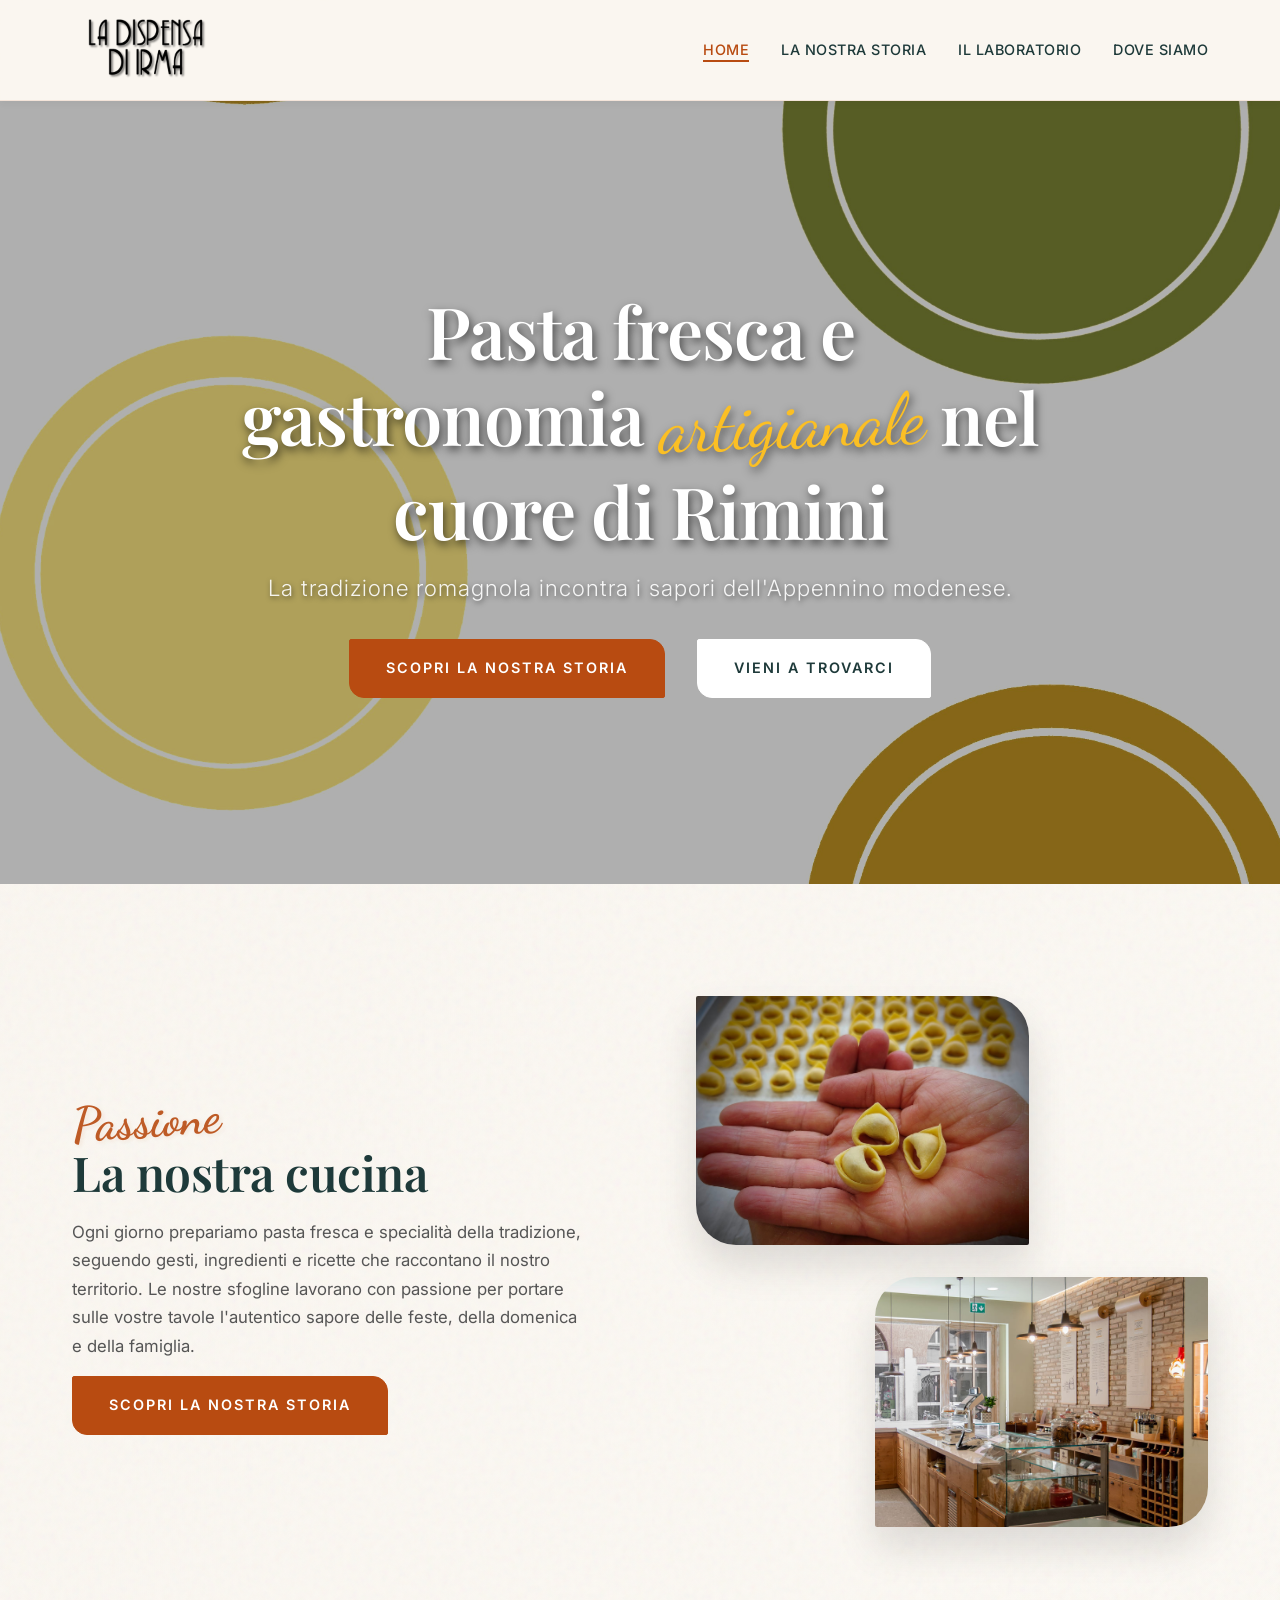
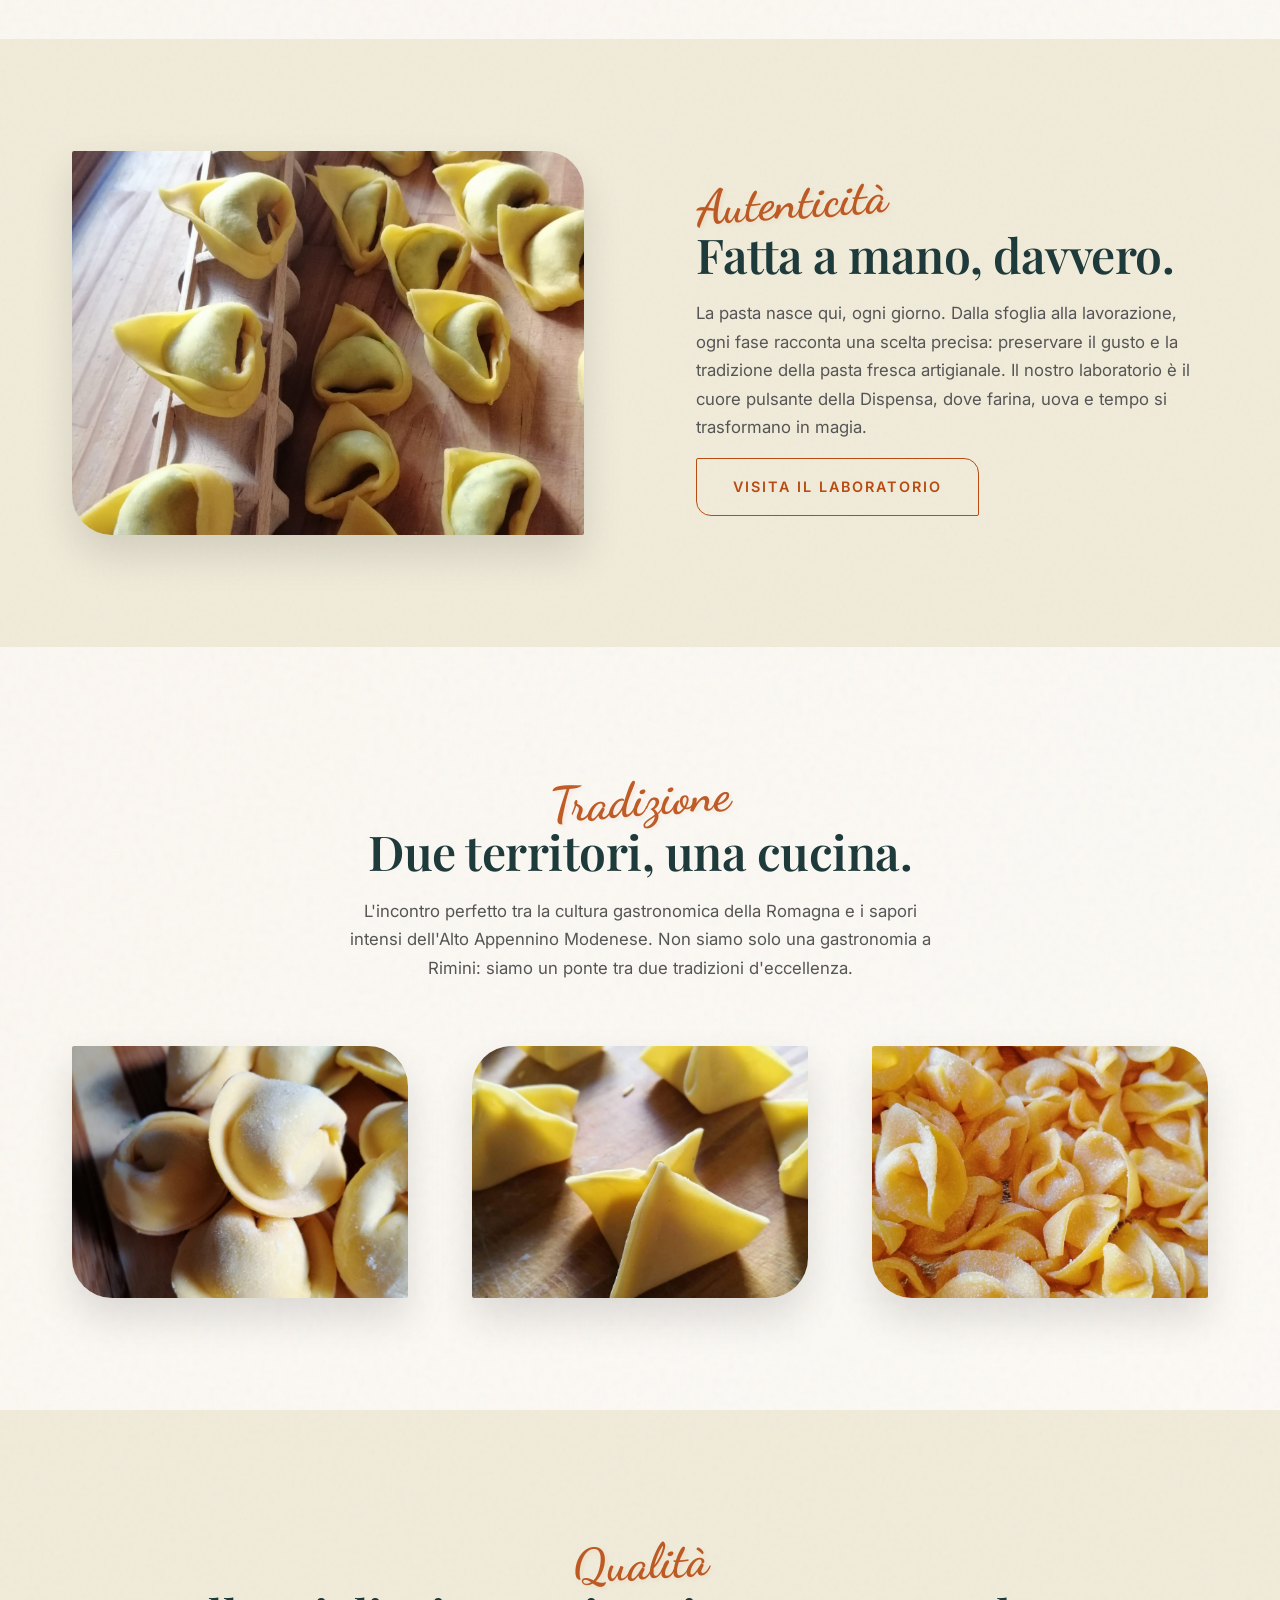
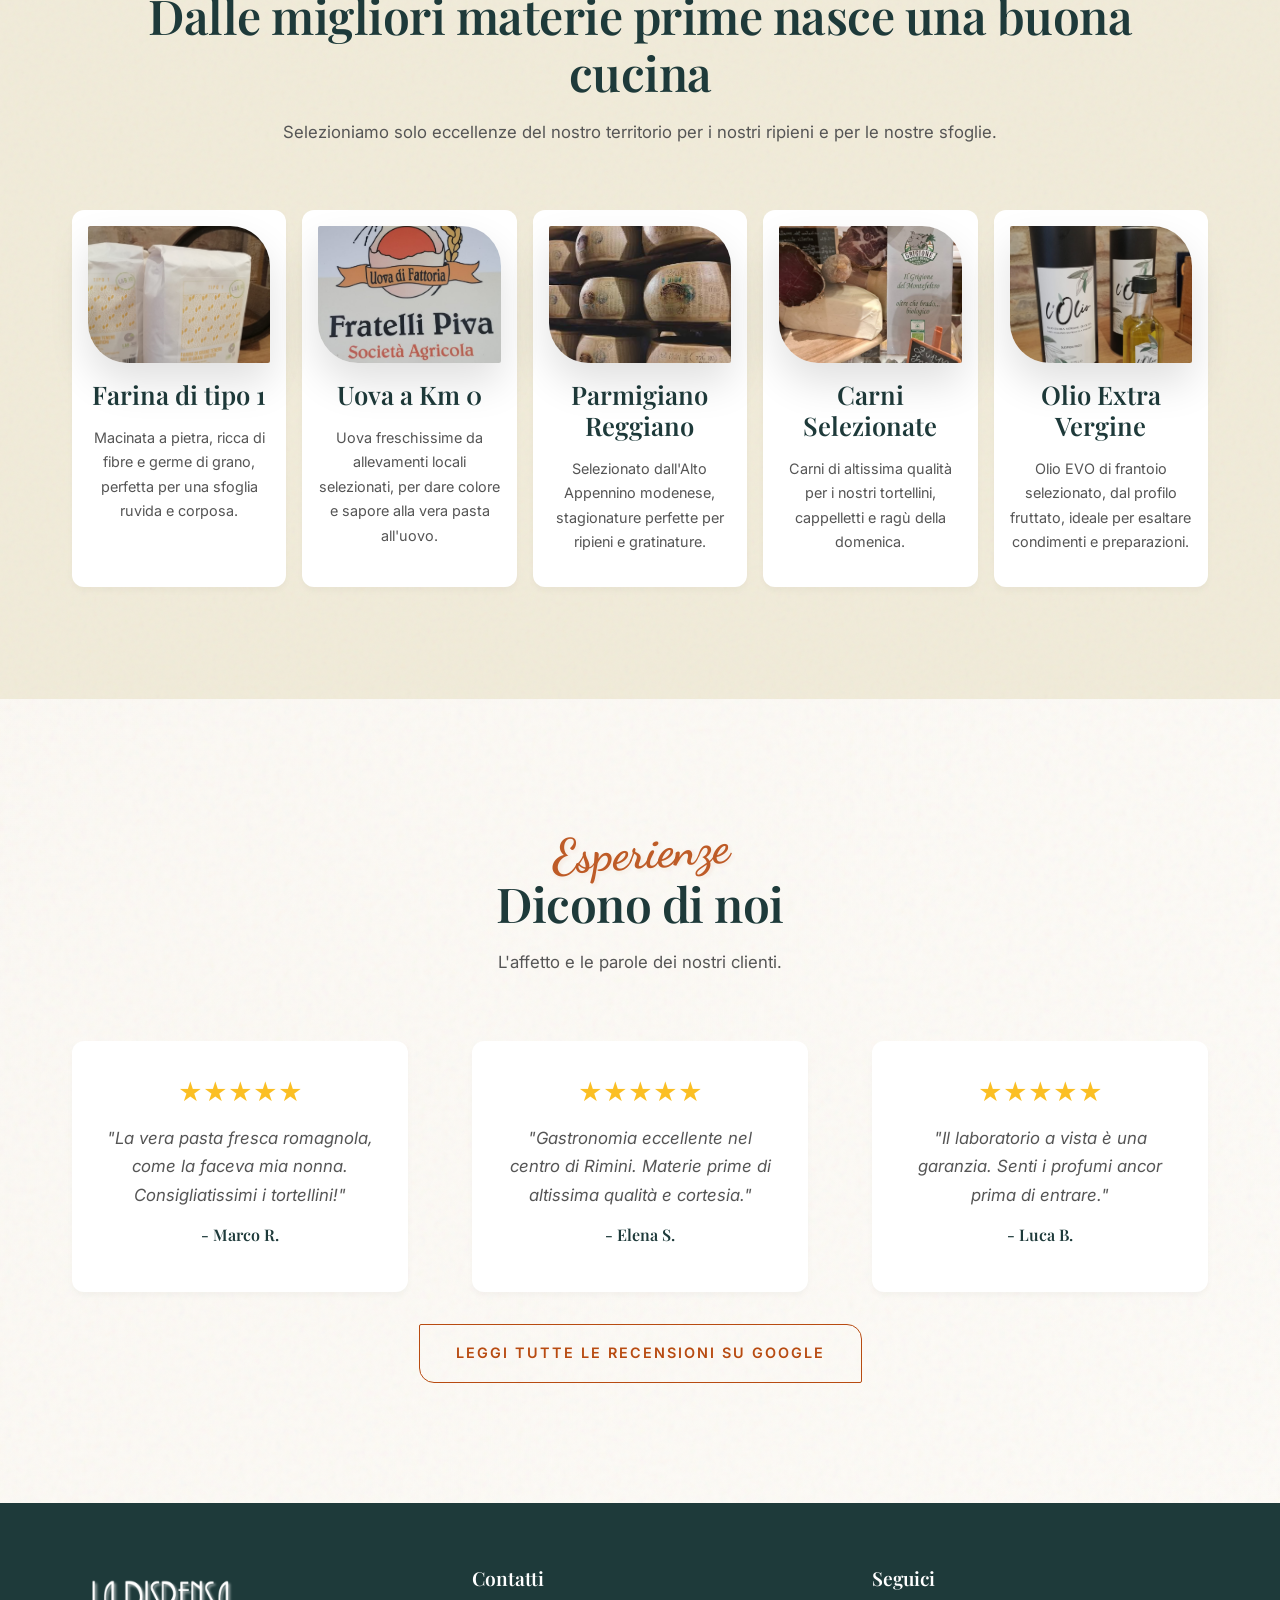
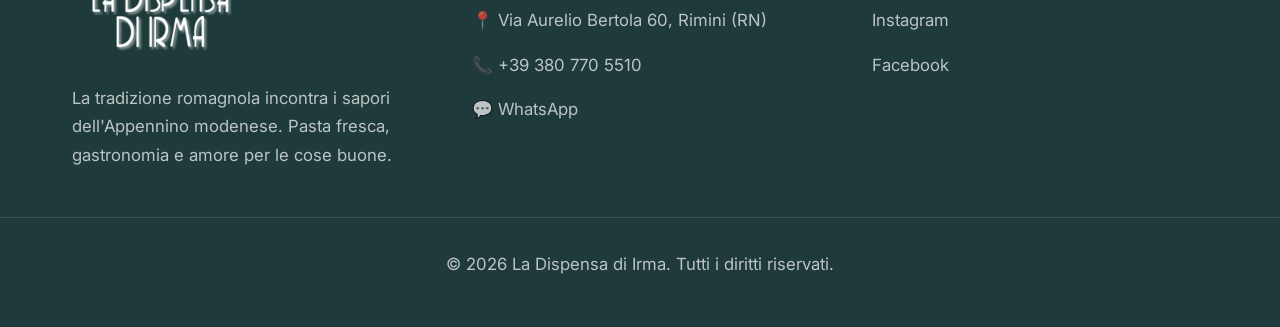
<file: y/index.html>
<!doctype html>
<html lang="it">
  <head>
    <meta charset="utf-8" />
    <meta
      name="viewport"
      content="width=device-width, initial-scale=1, shrink-to-fit=no"
    />

    <!-- SEO Meta Tags -->
    <title>La Dispensa di Irma | Pasta Fresca e Gastronomia a Rimini</title>
    <meta
      name="description"
      content="La Dispensa di Irma: pasta fresca artigianale e gastronomia nel cuore di Rimini. Scopri come la tradizione romagnola incontra i sapori dell'Appennino modenese."
    />
    <meta
      name="keywords"
      content="pasta fresca Rimini, gastronomia Rimini, pasta fresca artigianale Rimini, cucina romagnola Rimini"
    />

    <!-- Hreflang for internationalization -->
    <link
      rel="alternate"
      hreflang="it"
      href="https://www.ladispensadiirma.it/"
    />
    <link
      rel="alternate"
      hreflang="en"
      href="https://www.ladispensadiirma.it/en/"
    />
    <link rel="canonical" href="https://www.ladispensadiirma.it/" />

    <link rel="icon" type="image/png" href="images/favicon.png" />

    <!-- Open Graph for Social -->
    <meta
      property="og:title"
      content="La Dispensa di Irma | Pasta Fresca a Rimini"
    />
    <meta
      property="og:description"
      content="Gastronomia artigianale nel centro storico di Rimini. La tradizione romagnola incontra l'Appennino."
    />
    <meta property="og:image" content="images/Sfondo3.jpg" />
    <meta property="og:type" content="website" />

    <!-- CSS -->
    <link rel="stylesheet" href="style.css" />

    <!-- LocalBusiness Schema.org JSON-LD -->
    <script type="application/ld+json">
      {
        "@context": "https://schema.org",
        "@type": "LocalBusiness",
        "name": "La Dispensa di Irma",
        "image": "images/logo.png",
        "description": "Pasta fresca artigianale e gastronomia nel cuore di Rimini.",
        "@id": "https://www.ladispensadiirma.it",
        "url": "https://www.ladispensadiirma.it",
        "telephone": "+390000000000",
        "address": {
          "@type": "PostalAddress",
          "streetAddress": "Via Aurelio Bertola 60",
          "addressLocality": "Rimini",
          "postalCode": "47921",
          "addressCountry": "IT"
        }
      }
    </script>
  </head>

  <body>
    <!-- Header & Navigation -->
    <header>
      <div class="header-container">
        <a href="index.html" class="logo">
          <img src="images/logo.png" alt="La Dispensa di Irma Logo" />
        </a>

        <button
          class="mobile-menu-btn"
          type="button"
          aria-label="Apri menu"
          aria-expanded="false"
          aria-controls="nav-menu"
        >
          ☰
        </button>

        <nav>
          <ul class="nav-links" id="nav-menu">
            <li><a href="index.html" class="active">Home</a></li>
            <li><a href="la-nostra-storia.html">La Nostra Storia</a></li>
            <li><a href="il-laboratorio.html">Il Laboratorio</a></li>
            <li><a href="dove-siamo.html">Dove Siamo</a></li>
          </ul>
        </nav>
      </div>
    </header>

    <!-- Hero Section -->
    <section class="hero">
      <img
        src="images/Sfondo.jpg"
        alt="Pasta fresca artigianale"
        class="hero-bg"
        loading="lazy"
      />
      <div class="hero-content reveal">
        <h1>
          Pasta fresca e gastronomia <i>artigianale</i> nel cuore di Rimini
        </h1>
        <p>
          La tradizione romagnola incontra i sapori dell'Appennino modenese.
        </p>
        <div class="hero-btns">
          <a href="la-nostra-storia.html" class="btn"
            >Scopri la nostra storia</a
          >
          <a href="dove-siamo.html" class="btn btn-white">Vieni a trovarci</a>
        </div>
      </div>
    </section>

    <!-- La nostra cucina -->
    <section class="section">
      <div class="container grid-2">
        <div>
          <span class="accent-text">Passione</span>
          <h2 class="reveal active">La nostra cucina</h2>
          <p>
            Ogni giorno prepariamo pasta fresca e specialità della tradizione,
            seguendo gesti, ingredienti e ricette che raccontano il nostro
            territorio. Le nostre sfogline lavorano con passione per portare
            sulle vostre tavole l'autentico sapore delle feste, della domenica e
            della famiglia.
          </p>
          <a href="la-nostra-storia.html" class="btn"
            >Scopri la nostra storia</a
          >
        </div>

        <!-- Contenitore immagini affiancate/sfalsate senza sovrapposizione -->
        <div class="cucina-images reveal active">
          <div class="img-wrapper img-main">
            <img
              src="images/tortellini.jpeg"
              alt="Preparazione pasta fresca"
              loading="lazy"
            />
          </div>
          <div class="img-wrapper img-secondary">
            <img
              src="images/interno.jpg"
              alt="Gastronomia artigianale"
              loading="lazy"
            />
          </div>
        </div>
      </div>
    </section>

    <!-- Fatta a mano, davvero (Laboratorio) -->
    <section class="section section-alt">
      <div class="container grid-2">
        <div class="img-wrapper">
          <img
            src="images/cappellacci.jpeg"
            alt="Laboratorio di pasta fresca"
            loading="lazy"
          />
        </div>
        <div>
          <span class="accent-text">Autenticità</span>
          <h2>Fatta a mano, davvero.</h2>
          <p>
            La pasta nasce qui, ogni giorno. Dalla sfoglia alla lavorazione,
            ogni fase racconta una scelta precisa: preservare il gusto e la
            tradizione della pasta fresca artigianale. Il nostro laboratorio è
            il cuore pulsante della Dispensa, dove farina, uova e tempo si
            trasformano in magia.
          </p>
          <a href="il-laboratorio.html" class="btn btn-outline"
            >Visita il laboratorio</a
          >
        </div>
      </div>
    </section>

    <!-- Due territori, una cucina -->
    <section class="section">
      <div class="container text-center mb-3">
        <span class="accent-text">Tradizione</span>
        <h2>Due territori, una cucina.</h2>
        <p style="max-width: 600px; margin-left: auto; margin-right: auto">
          L'incontro perfetto tra la cultura gastronomica della Romagna e i
          sapori intensi dell'Alto Appennino Modenese. Non siamo solo una
          gastronomia a Rimini: siamo un ponte tra due tradizioni d'eccellenza.
        </p>
      </div>
      <div class="container grid-3">
        <div class="img-wrapper">
          <img
            src="images/cappelletto.jpeg"
            alt="Tradizione Romagnola"
            loading="lazy"
          />
        </div>
        <div class="img-wrapper">
          <img
            src="images/quadratino.jpeg"
            alt="Ingredienti Selezionati"
            loading="lazy"
          />
        </div>
        <div class="img-wrapper">
          <img
            src="images/lorda.jpeg"
            alt="Cucina Emiliano-Romagnola"
            loading="lazy"
          />
        </div>
      </div>
    </section>
    <!-- Materie Prime -->
    <section class="section section-alt">
      <div class="container text-center mb-3">
        <span class="accent-text">Qualità</span>
        <h2>Dalle migliori materie prime nasce una buona cucina</h2>
        <p>
          Selezioniamo solo eccellenze del nostro territorio per i nostri
          ripieni e per le nostre sfoglie.
        </p>
      </div>
      <div class="container grid-5-inline">
        <!-- Ingrediente 1 -->
        <div class="feature-card">
          <div class="img-wrapper mb-1">
            <img
              src="images/farinatipo1.jpeg"
              alt="Farina macinata a pietra"
              loading="lazy"
            />
          </div>
          <h4>Farina di tipo 1</h4>
          <p style="font-size: 0.9rem">
            Macinata a pietra, ricca di fibre e germe di grano, perfetta per una
            sfoglia ruvida e corposa.
          </p>
        </div>
        <!-- Ingrediente 2 -->
        <div class="feature-card">
          <div class="img-wrapper mb-1">
            <img src="images/uova.jpeg" alt="Uova locali" loading="lazy" />
          </div>
          <h4>Uova a Km 0</h4>
          <p style="font-size: 0.9rem">
            Uova freschissime da allevamenti locali selezionati, per dare colore
            e sapore alla vera pasta all'uovo.
          </p>
        </div>
        <!-- Ingrediente 3 -->
        <div class="feature-card">
          <div class="img-wrapper mb-1">
            <img
              src="images/parmigiano.jpg"
              alt="Parmigiano Reggiano"
              loading="lazy"
            />
          </div>
          <h4>Parmigiano Reggiano</h4>
          <p style="font-size: 0.9rem">
            Selezionato dall'Alto Appennino modenese, stagionature perfette per
            ripieni e gratinature.
          </p>
        </div>
        <!-- Ingrediente 4 -->
        <div class="feature-card">
          <div class="img-wrapper mb-1">
            <img
              src="images/carne.jpg"
              alt="Carni Selezionate"
              loading="lazy"
            />
          </div>
          <h4>Carni Selezionate</h4>
          <p style="font-size: 0.9rem">
            Carni di altissima qualità per i nostri tortellini, cappelletti e
            ragù della domenica.
          </p>
        </div>
        <!-- Ingrediente 5 -->
        <div class="feature-card">
          <div class="img-wrapper mb-1">
            <img
              src="images/olio.jpeg"
              alt="Olio extra vergine di oliva"
              loading="lazy"
            />
          </div>
          <h4>Olio Extra Vergine</h4>
          <p style="font-size: 0.9rem">
            Olio EVO di frantoio selezionato, dal profilo fruttato, ideale per
            esaltare condimenti e preparazioni.
          </p>
        </div>
      </div>
    </section>

    <!-- Dicono di Noi (Recensioni) -->
    <section class="section">
      <div class="container text-center mb-3">
        <span class="accent-text">Esperienze</span>
        <h2>Dicono di noi</h2>
        <p>L'affetto e le parole dei nostri clienti.</p>
      </div>
      <div class="container grid-3">
        <div class="feature-card">
          <div style="color: #fbbf24; font-size: 1.5rem; margin-bottom: 10px">
            ★★★★★
          </div>
          <p>
            <em
              >"La vera pasta fresca romagnola, come la faceva mia nonna.
              Consigliatissimi i tortellini!"</em
            >
          </p>
          <h4 style="font-size: 1rem; margin-top: 15px">- Marco R.</h4>
        </div>
        <div class="feature-card">
          <div style="color: #fbbf24; font-size: 1.5rem; margin-bottom: 10px">
            ★★★★★
          </div>
          <p>
            <em
              >"Gastronomia eccellente nel centro di Rimini. Materie prime di
              altissima qualità e cortesia."</em
            >
          </p>
          <h4 style="font-size: 1rem; margin-top: 15px">- Elena S.</h4>
        </div>
        <div class="feature-card">
          <div style="color: #fbbf24; font-size: 1.5rem; margin-bottom: 10px">
            ★★★★★
          </div>
          <p>
            <em
              >"Il laboratorio a vista è una garanzia. Senti i profumi ancor
              prima di entrare."</em
            >
          </p>
          <h4 style="font-size: 1rem; margin-top: 15px">- Luca B.</h4>
        </div>
      </div>
      <div class="container text-center" style="margin-top: 2rem">
        <a
          href="https://www.google.com/search?sca_esv=cff6aeb69284a7c9&sxsrf=APpeQnu9qpn8IBXXmK2U5pBA6GK_yH-crA:1789206237172&q=la+dispensa+di+irma&si=APenkKm7iecQ4G6P-TsbSMFKIQtv3EFIqRAFw-i8uEbk55Z-_yLl3pSHXvYbTsp5UrJup0kxU-BdzYoH5bk99cB5xiL12-m5Eaf2cWCmQsiOPrelT5ABnxU%3D&uds=AJ5uw18zeF8z_P7IQbfeR8tV0KKTG1p4vleT5BAVg_jNriB5TE3vMkWl7nOOyn_77IzsFQQ5HINJTKIWXRZk0ZfjPoYk68yvAvZHO3sSz4J6MrzsKP6loCI&sa=X&ved=2ahUKEwie5MjR4OiWAxUX8LsIHTvYLnoQ3PALegQIHBAE&biw=1707&bih=811&dpr=1.13"
          target="_blank"
          class="btn btn-outline"
          >Leggi tutte le recensioni su Google</a
        >
      </div>
    </section>

    <!-- Footer -->
    <!-- Footer -->
    <footer>
      <div class="container grid-3">
        <div>
          <img
            src="images/logo.png"
            alt="Logo"
            style="filter: brightness(0) invert(1); width: 180px"
            class="mb-1"
          />
          <p>
            La tradizione romagnola incontra i sapori dell'Appennino modenese.
            Pasta fresca, gastronomia e amore per le cose buone.
          </p>
        </div>
        <div>
          <h4>Contatti</h4>
          <p>📍 Via Aurelio Bertola 60, Rimini (RN)</p>
          <p>📞 <a href="tel:+393807705510">+39 380 770 5510</a></p>
          <p>💬 <a href="https://wa.me/3807705510">WhatsApp</a></p>
        </div>
        <div>
          <h4>Seguici</h4>
          <p>
            <a href="https://www.instagram.com/ladispensadiirma" target="_blank"
              >Instagram</a
            >
          </p>
          <p>
            <a href="https://www.facebook.com/ladispensadiirma" target="_blank"
              >Facebook</a
            >
          </p>
        </div>
      </div>
      <div class="footer-bottom">
        <p>&copy; 2026 La Dispensa di Irma. Tutti i diritti riservati.</p>
      </div>
    </footer>

    <script src="main.js"></script>
  </body>
</html>
</file>
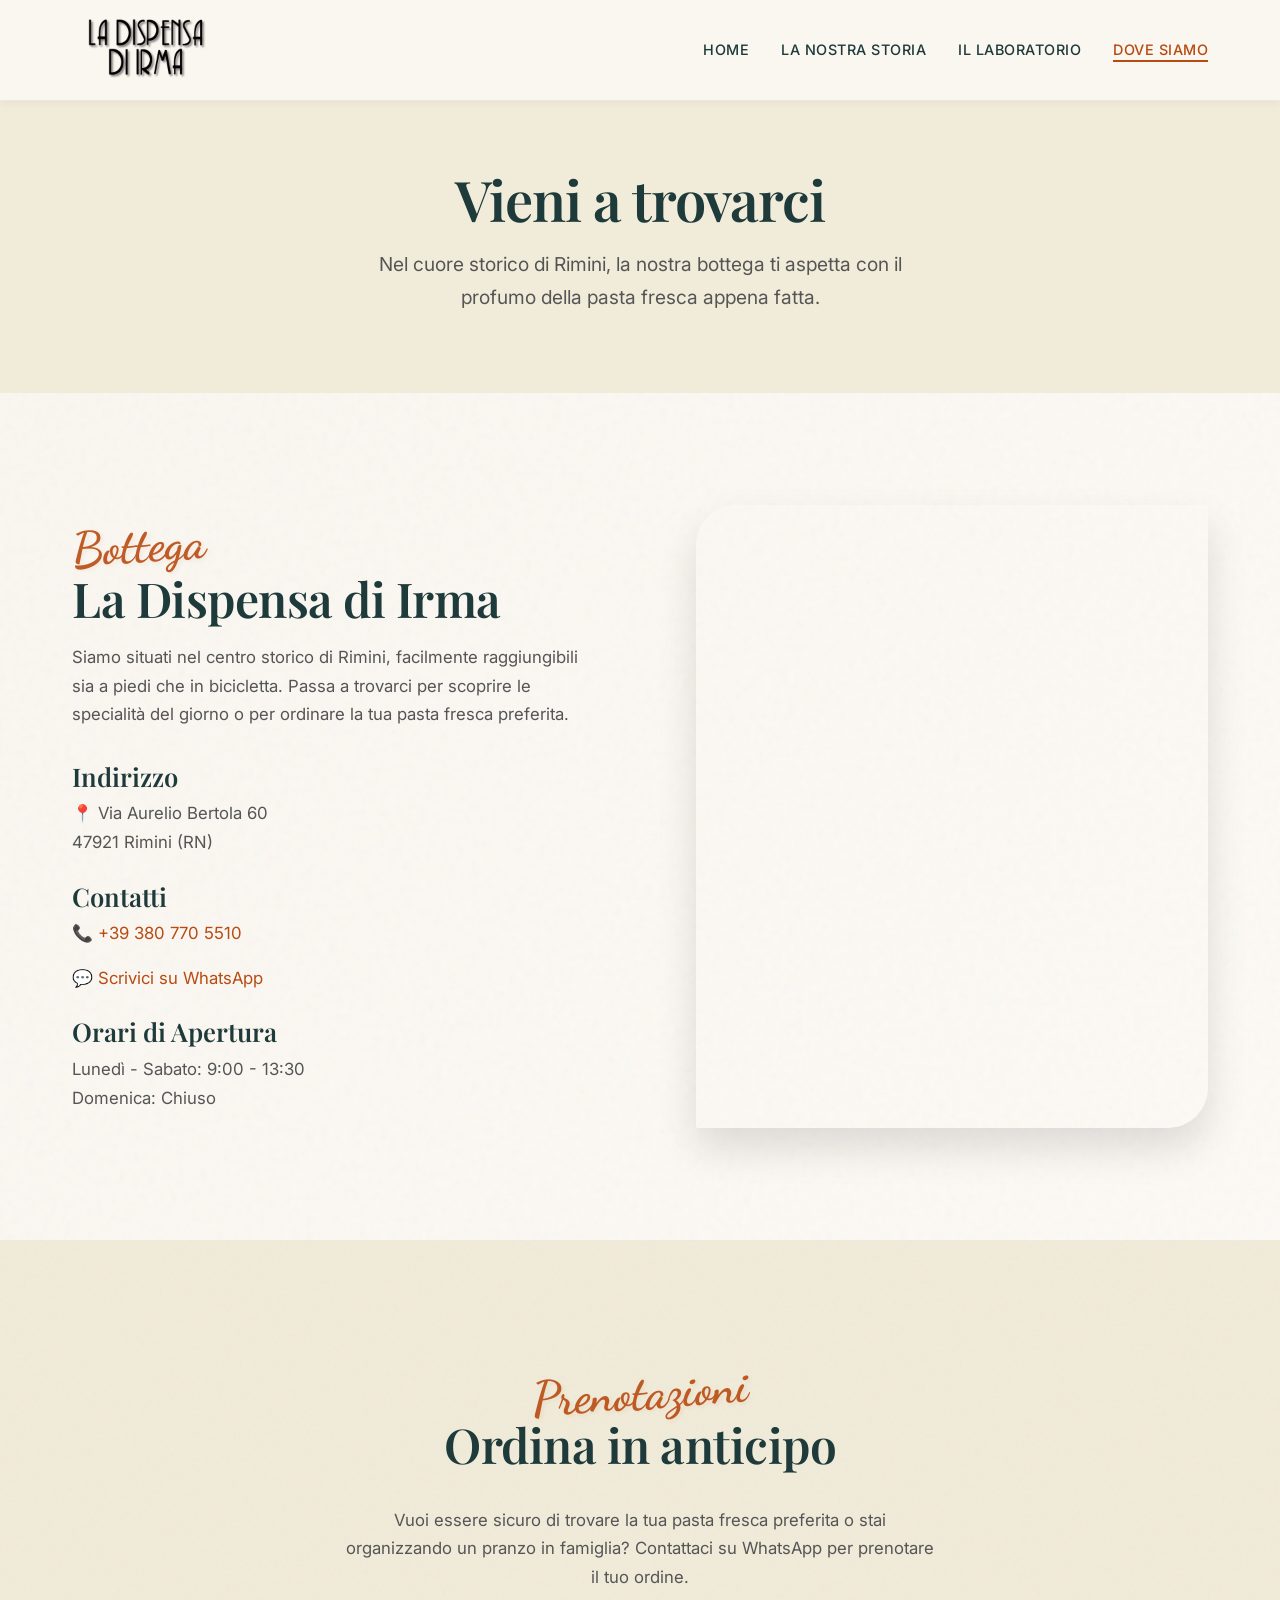
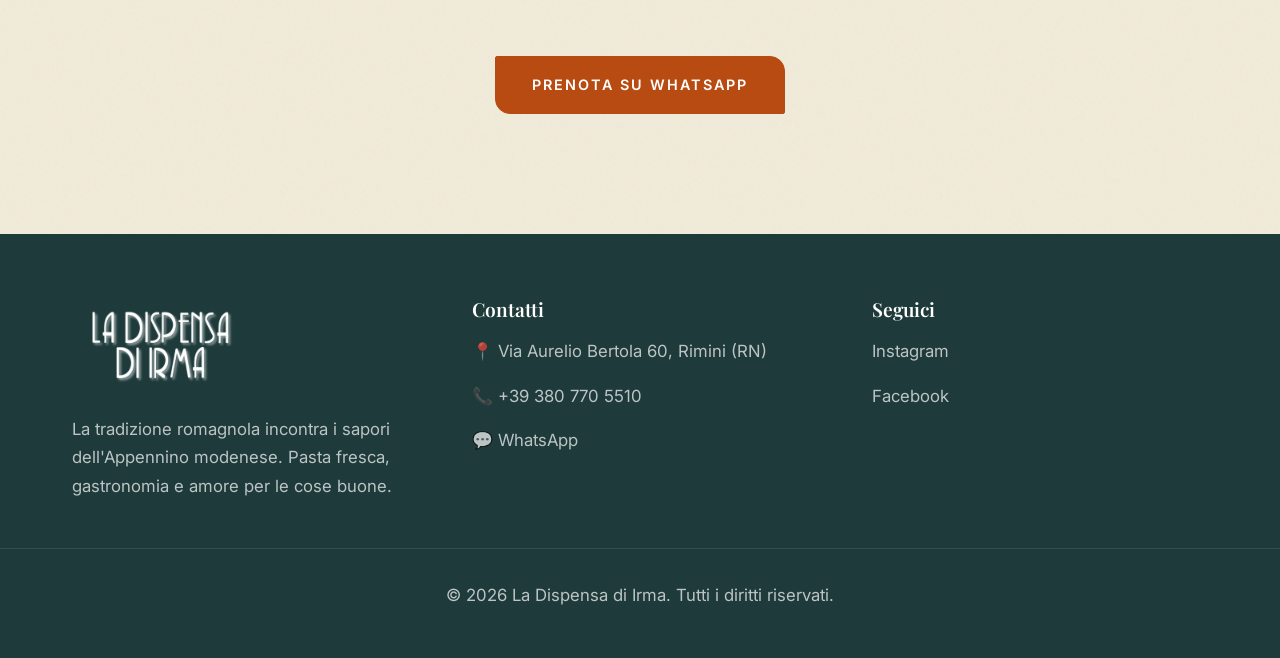
<file: dove-siamo.html>
<!doctype html>
<html lang="it">
  <head>
    <meta charset="utf-8" />
    <meta
      name="viewport"
      content="width=device-width, initial-scale=1, shrink-to-fit=no"
    />

    <title>Dove Siamo e Contatti | La Dispensa di Irma Rimini</title>
    <meta
      name="description"
      content="Vieni a trovarci a Rimini in Via Aurelio Bertola 60. Contattaci per ordinare la tua pasta fresca o per scoprire le specialità della nostra gastronomia."
    />

    <link
      rel="alternate"
      hreflang="it"
      href="https://www.ladispensadiirma.it/dove-siamo.html"
    />
    <link
      rel="canonical"
      href="https://www.ladispensadiirma.it/dove-siamo.html"
    />

    <link rel="stylesheet" href="assets/css/style.css" />

    <!-- LocalBusiness Schema.org JSON-LD -->
    <script type="application/ld+json">
      {
        "@context": "https://schema.org",
        "@type": "LocalBusiness",
        "name": "La Dispensa di Irma",
        "image": "assets/images/logo.png",
        "description": "Pasta fresca artigianale e gastronomia nel cuore di Rimini.",
        "@id": "https://www.ladispensadiirma.it",
        "url": "https://www.ladispensadiirma.it",
        "telephone": "+390000000000",
        "address": {
          "@type": "PostalAddress",
          "streetAddress": "Via Aurelio Bertola 60",
          "addressLocality": "Rimini",
          "postalCode": "47921",
          "addressCountry": "IT"
        }
      }
    </script>
  </head>

  <body>
    <!-- Header -->
    <header>
      <div class="header-container">
        <a href="index.html" class="logo">
          <img src="assets/images/logo.png" alt="La Dispensa di Irma Logo" />
        </a>

        <button
          class="mobile-menu-btn"
          aria-label="Menu"
          onclick="
            document.getElementById('nav-menu').classList.toggle('active')
          "
        >
          ☰
        </button>

        <nav>
          <ul class="nav-links" id="nav-menu">
            <li><a href="index.html">Home</a></li>
            <li><a href="la-nostra-storia.html">La Nostra Storia</a></li>
            <li><a href="il-laboratorio.html">Il Laboratorio</a></li>
            <li><a href="dove-siamo.html" class="active">Dove Siamo</a></li>
          </ul>
        </nav>
      </div>
    </header>

    <!-- Page Header -->
    <section
      class="section"
      style="
        background-color: var(--color-bg-alt);
        text-align: center;
        padding: 4rem 1rem;
      "
    >
      <div class="container">
        <h1 style="font-size: 3.5rem; margin-bottom: 1rem">Vieni a trovarci</h1>
        <p
          style="
            font-size: 1.2rem;
            max-width: 600px;
            margin-left: auto;
            margin-right: auto;
          "
        >
          Nel cuore storico di Rimini, la nostra bottega ti aspetta con il
          profumo della pasta fresca appena fatta.
        </p>
      </div>
    </section>

    <!-- Info e Mappa -->
    <section class="section">
      <div class="container grid-2">
        <div>
          <span class="accent-text">Bottega</span>
          <h2>La Dispensa di Irma</h2>
          <p class="mb-2">
            Siamo situati nel centro storico di Rimini, facilmente raggiungibili
            sia a piedi che in bicicletta. Passa a trovarci per scoprire le
            specialità del giorno o per ordinare la tua pasta fresca preferita.
          </p>

          <h4 style="margin-bottom: 0.5rem">Indirizzo</h4>
          <p>📍 Via Aurelio Bertola 60<br />47921 Rimini (RN)</p>

          <h4 style="margin-top: 1.5rem; margin-bottom: 0.5rem">Contatti</h4>
          <p>📞 <a href="tel:+393807705510">+39 380 770 5510</a></p>
          <p>💬 <a href="https://wa.me/3807705510">Scrivici su WhatsApp</a></p>

          <h4 style="margin-top: 1.5rem; margin-bottom: 0.5rem">
            Orari di Apertura
          </h4>
          <p>Lunedì - Sabato: 9:00 - 13:30 <br />Domenica: Chiuso</p>
        </div>

        <!-- Mappa Google Embed -->
        <div class="img-wrapper" style="height: 100%; min-height: 400px">
          <iframe
            src="https://www.google.com/maps/embed?pb=!1m18!1m12!1m3!1d2861.3537233810143!2d12.5645511!3d44.0601445!2m3!1f0!2f0!3f0!3m2!1i1024!2i768!4f13.1!3m3!1m2!1s0x132cc47a8fb73d1f%3A0x867375a0026e7a2b!2sVia%20Aurelio%20Bertola%2C%2060%2C%2047921%20Rimini%20RN!5e0!3m2!1sit!2sit!4v1700000000000!5m2!1sit!2sit"
            width="100%"
            height="100%"
            style="border: 0"
            allowfullscreen=""
            loading="lazy"
            referrerpolicy="no-referrer-when-downgrade"
          >
          </iframe>
        </div>
      </div>
    </section>

    <!-- CTA Finale -->
    <section class="section section-alt text-center">
      <div class="container">
        <span class="accent-text">Prenotazioni</span>
        <h2 class="mb-2">Ordina in anticipo</h2>
        <p
          style="max-width: 600px; margin-left: auto; margin-right: auto"
          class="mb-3"
        >
          Vuoi essere sicuro di trovare la tua pasta fresca preferita o stai
          organizzando un pranzo in famiglia? Contattaci su WhatsApp per
          prenotare il tuo ordine.
        </p>
        <a href="https://wa.me/3807705510" class="btn">Prenota su WhatsApp</a>
      </div>
    </section>

    <!-- Footer -->
    <!-- Footer -->
    <footer>
      <div class="container grid-3">
        <div>
          <img
            src="assets/images/logo.png"
            alt="Logo"
            style="filter: brightness(0) invert(1); width: 180px"
            class="mb-1"
          />
          <p>
            La tradizione romagnola incontra i sapori dell'Appennino modenese.
            Pasta fresca, gastronomia e amore per le cose buone.
          </p>
        </div>
        <div>
          <h4>Contatti</h4>
          <p>📍 Via Aurelio Bertola 60, Rimini (RN)</p>
          <p>📞 <a href="tel:+393807705510">+39 380 770 5510</a></p>
          <p>💬 <a href="https://wa.me/3807705510">WhatsApp</a></p>
        </div>
        <div>
          <h4>Seguici</h4>
          <p>
            <a href="https://www.instagram.com/ladispensadiirma" target="_blank"
              >Instagram</a
            >
          </p>
          <p>
            <a href="https://www.facebook.com/ladispensadiirma" target="_blank"
              >Facebook</a
            >
          </p>
        </div>
      </div>
      <div class="footer-bottom">
        <p>&copy; 2026 La Dispensa di Irma. Tutti i diritti riservati.</p>
      </div>
    </footer>

    <script src="assets/js/main.js"></script>
  </body>
</html>
</file>
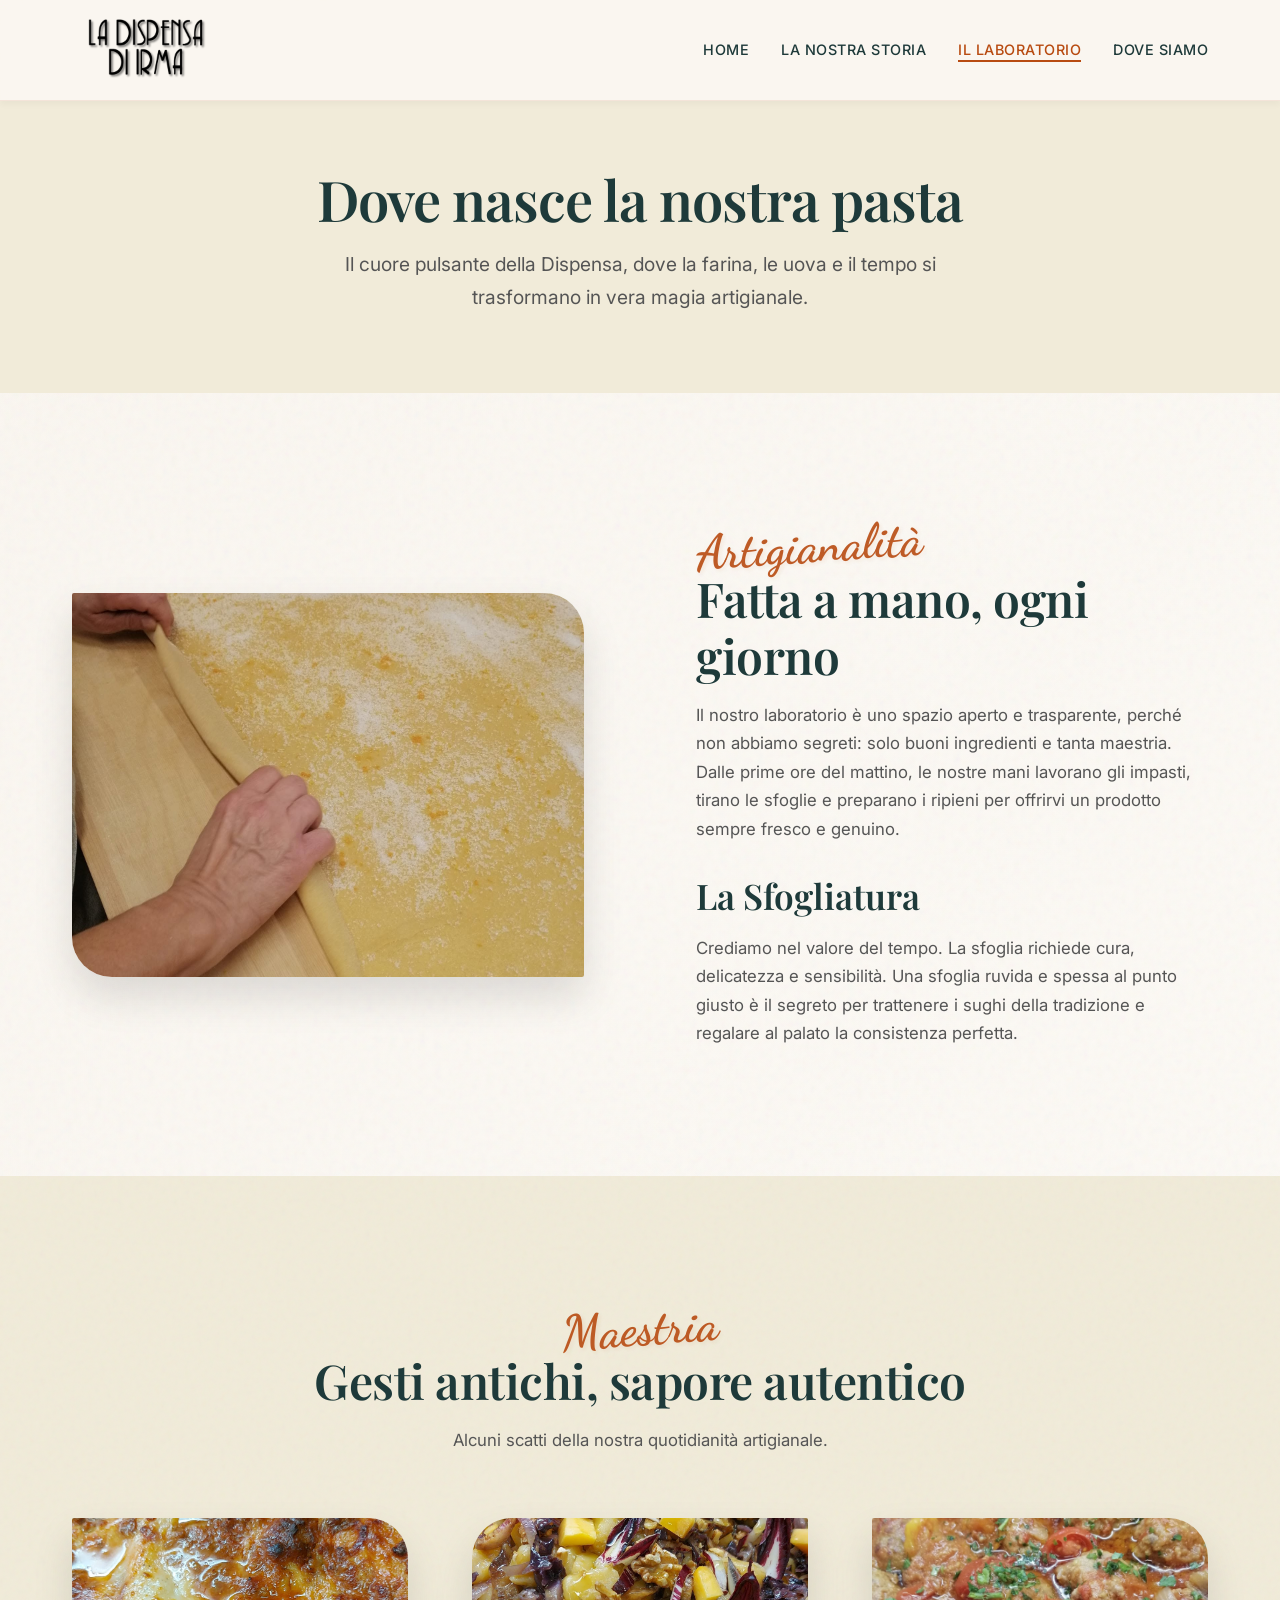
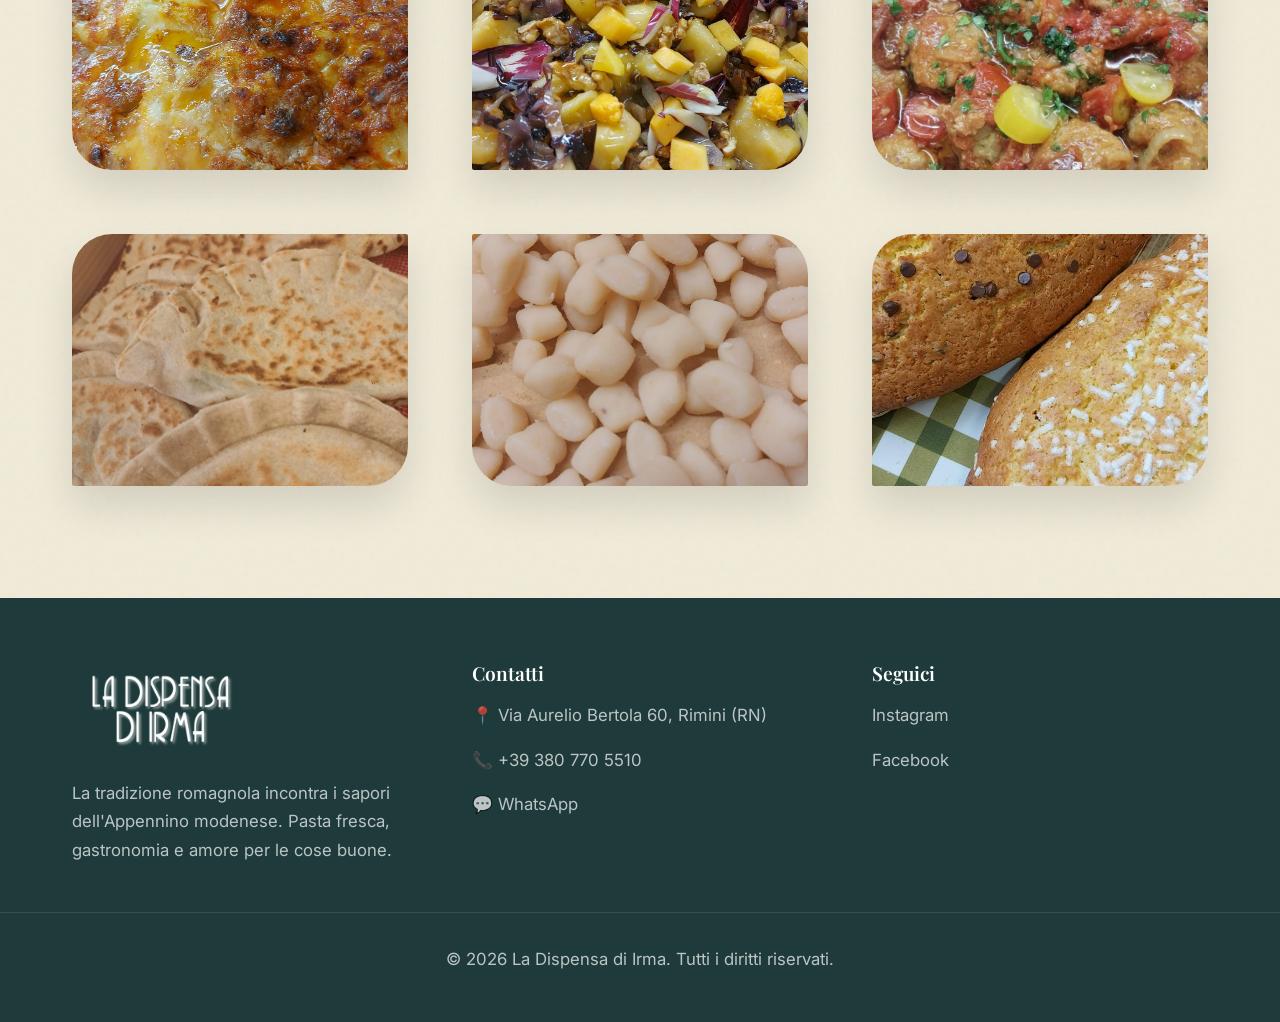
<file: il-laboratorio.html>
<!doctype html>
<html lang="it">
  <head>
    <meta charset="utf-8" />
    <meta
      name="viewport"
      content="width=device-width, initial-scale=1, shrink-to-fit=no"
    />

    <title>Il Laboratorio | La Dispensa di Irma Rimini</title>
    <meta
      name="description"
      content="Entra nel laboratorio artigianale de La Dispensa di Irma. Scopri dove nasce la nostra pasta fresca ogni giorno nel cuore di Rimini."
    />

    <link
      rel="alternate"
      hreflang="it"
      href="https://www.ladispensadiirma.it/il-laboratorio.html"
    />
    <link
      rel="canonical"
      href="https://www.ladispensadiirma.it/il-laboratorio.html"
    />

    <link rel="stylesheet" href="assets/css/style.css" />
  </head>

  <body>
    <!-- Header -->
    <header>
      <div class="header-container">
        <a href="index.html" class="logo">
          <img src="assets/images/logo.png" alt="La Dispensa di Irma Logo" />
        </a>

        <button
          class="mobile-menu-btn"
          aria-label="Menu"
          onclick="
            document.getElementById('nav-menu').classList.toggle('active')
          "
        >
          ☰
        </button>

        <nav>
          <ul class="nav-links" id="nav-menu">
            <li><a href="index.html">Home</a></li>
            <li><a href="la-nostra-storia.html">La Nostra Storia</a></li>
            <li>
              <a href="il-laboratorio.html" class="active">Il Laboratorio</a>
            </li>
            <li><a href="dove-siamo.html">Dove Siamo</a></li>
          </ul>
        </nav>
      </div>
    </header>
    <!-- Page Header -->
    <section
      class="section"
      style="
        background-color: var(--color-bg-alt);
        text-align: center;
        padding: 4rem 1rem;
      "
    >
      <div class="container">
        <h1 style="font-size: 3.5rem; margin-bottom: 1rem">
          Dove nasce la nostra pasta
        </h1>
        <p
          style="
            font-size: 1.2rem;
            max-width: 600px;
            margin-left: auto;
            margin-right: auto;
          "
        >
          Il cuore pulsante della Dispensa, dove la farina, le uova e il tempo
          si trasformano in vera magia artigianale.
        </p>
      </div>
    </section>

    <!-- Content -->
    <section class="section">
      <div class="container grid-2">
        <div class="img-wrapper">
          <img
            src="assets/images/sfoglia.jpg"
            alt="Lavorazione della pasta"
            loading="lazy"
          />
        </div>
        <div>
          <span class="accent-text">Artigianalità</span>
          <h2>Fatta a mano, ogni giorno</h2>
          <p>
            Il nostro laboratorio è uno spazio aperto e trasparente, perché non
            abbiamo segreti: solo buoni ingredienti e tanta maestria. Dalle
            prime ore del mattino, le nostre mani lavorano gli impasti, tirano
            le sfoglie e preparano i ripieni per offrirvi un prodotto sempre
            fresco e genuino.
          </p>

          <h3 style="margin-top: 2rem">La Sfogliatura</h3>
          <p>
            Crediamo nel valore del tempo. La sfoglia richiede cura, delicatezza
            e sensibilità. Una sfoglia ruvida e spessa al punto giusto è il
            segreto per trattenere i sughi della tradizione e regalare al palato
            la consistenza perfetta.
          </p>
        </div>
      </div>
    </section>

    <!-- Gallery Lab -->
    <section class="section section-alt">
      <div class="container text-center mb-3">
        <span class="accent-text">Maestria</span>
        <h2>Gesti antichi, sapore autentico</h2>
        <p>Alcuni scatti della nostra quotidianità artigianale.</p>
      </div>
      <div class="container grid-3">
        <div class="img-wrapper">
          <img
            src="assets/images/lasagna.jpeg"
            alt="Dettaglio lavorazione"
            loading="lazy"
          />
        </div>
        <div class="img-wrapper">
          <img src="assets/images/sugo.jpg" alt="Pasta fresca" loading="lazy" />
        </div>
        <div class="img-wrapper">
          <img
            src="assets/images/polpettine.jpg"
            alt="Ambiente laboratorio"
            loading="lazy"
          />
        </div>
        <div class="img-wrapper">
          <img
            src="assets/images/cassonicini.jpg"
            alt="Dettaglio lavorazione"
            loading="lazy"
          />
        </div>
        <div class="img-wrapper">
          <img
            src="assets/images/gnocchi.jpeg"
            alt="Pasta fresca"
            loading="lazy"
          />
        </div>
        <div class="img-wrapper">
          <img
            src="assets/images/ciambelle.jpg"
            alt="Ambiente laboratorio"
            loading="lazy"
          />
        </div>
      </div>
    </section>

    <!-- Footer -->
    <footer>
      <div class="container grid-3">
        <div>
          <img
            src="assets/images/logo.png"
            alt="Logo"
            style="filter: brightness(0) invert(1); width: 180px"
            class="mb-1"
          />
          <p>
            La tradizione romagnola incontra i sapori dell'Appennino modenese.
            Pasta fresca, gastronomia e amore per le cose buone.
          </p>
        </div>
        <div>
          <h4>Contatti</h4>
          <p>📍 Via Aurelio Bertola 60, Rimini (RN)</p>
          <p>📞 <a href="tel:+393807705510">+39 380 770 5510</a></p>
          <p>💬 <a href="https://wa.me/3807705510">WhatsApp</a></p>
        </div>
        <div>
          <h4>Seguici</h4>
          <p>
            <a href="https://www.instagram.com/ladispensadiirma" target="_blank"
              >Instagram</a
            >
          </p>
          <p>
            <a href="https://www.facebook.com/ladispensadiirma" target="_blank"
              >Facebook</a
            >
          </p>
        </div>
      </div>
      <div class="footer-bottom">
        <p>&copy; 2026 La Dispensa di Irma. Tutti i diritti riservati.</p>
      </div>
    </footer>

    <script src="assets/js/main.js"></script>
  </body>
</html>
</file>
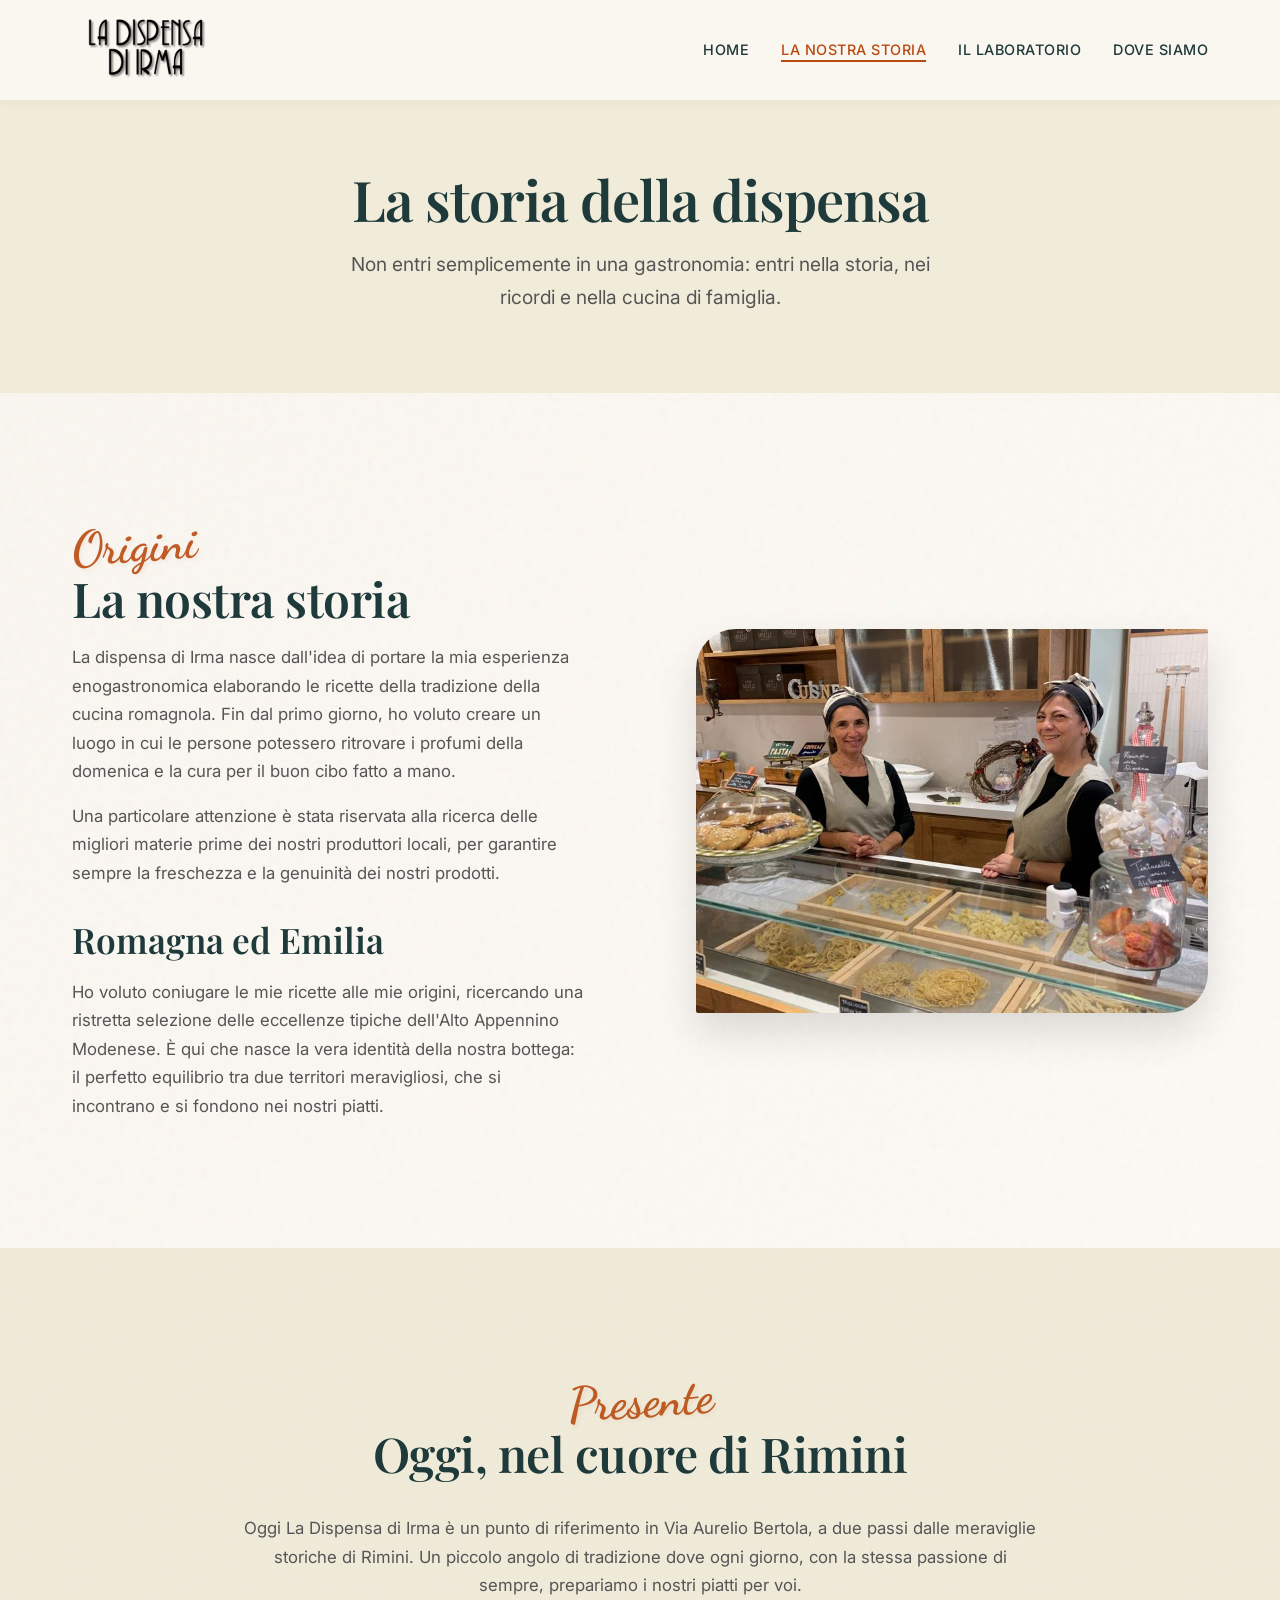
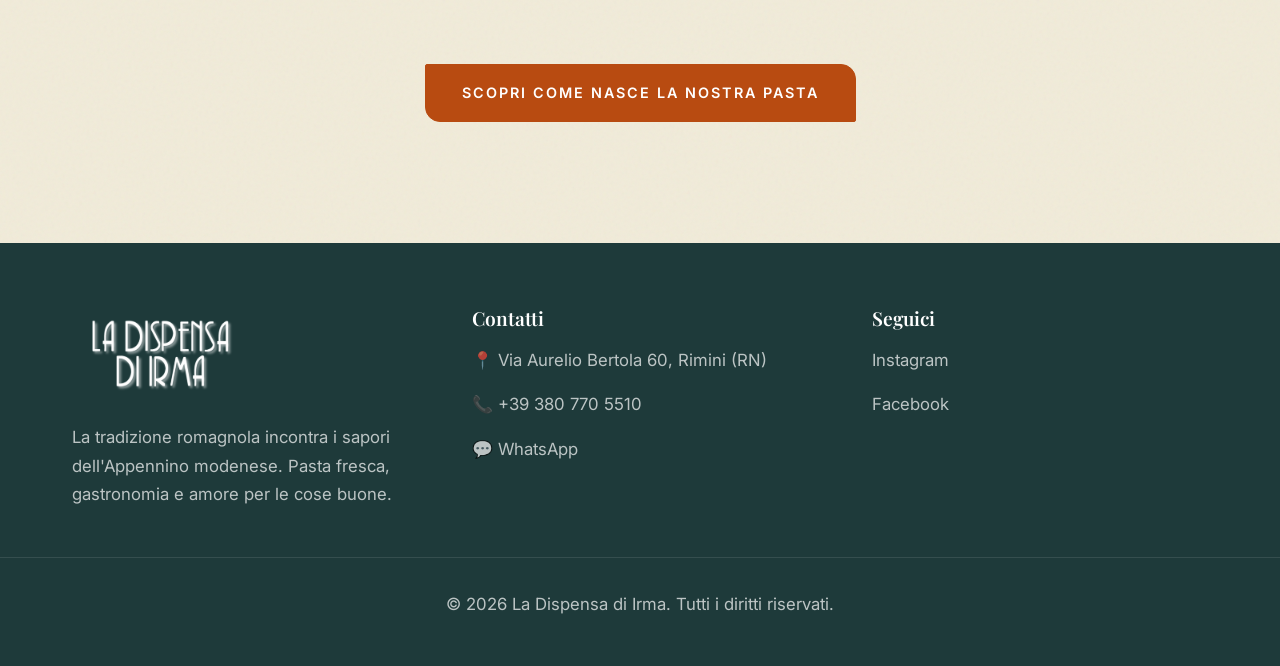
<file: la-nostra-storia.html>
<!doctype html>
<html lang="it">
  <head>
    <meta charset="utf-8" />
    <meta
      name="viewport"
      content="width=device-width, initial-scale=1, shrink-to-fit=no"
    />

    <title>La Nostra Storia | La Dispensa di Irma Rimini</title>
    <meta
      name="description"
      content="Scopri la storia di Irma e della sua bottega a Rimini. Quando la tradizione romagnola incontra l'Appennino modenese in una cucina autentica."
    />

    <link
      rel="alternate"
      hreflang="it"
      href="https://www.ladispensadiirma.it/la-nostra-storia.html"
    />
    <link
      rel="canonical"
      href="https://www.ladispensadiirma.it/la-nostra-storia.html"
    />

    <link rel="stylesheet" href="assets/css/style.css" />
  </head>

  <body>
    <!-- Header -->
    <header>
      <div class="header-container">
        <a href="index.html" class="logo">
          <img src="assets/images/logo.png" alt="La Dispensa di Irma Logo" />
        </a>

        <button
          class="mobile-menu-btn"
          aria-label="Menu"
          onclick="
            document.getElementById('nav-menu').classList.toggle('active')
          "
        >
          ☰
        </button>

        <nav>
          <ul class="nav-links" id="nav-menu">
            <li><a href="index.html">Home</a></li>
            <li>
              <a href="la-nostra-storia.html" class="active"
                >La Nostra Storia</a
              >
            </li>
            <li><a href="il-laboratorio.html">Il Laboratorio</a></li>
            <li><a href="dove-siamo.html">Dove Siamo</a></li>
          </ul>
        </nav>
      </div>
    </header>

    <!-- Page Header -->
    <section
      class="section"
      style="
        background-color: var(--color-bg-alt);
        text-align: center;
        padding: 4rem 1rem;
      "
    >
      <div class="container">
        <h1 style="font-size: 3.5rem; margin-bottom: 1rem">
          La storia della dispensa
        </h1>
        <p
          style="
            font-size: 1.2rem;
            max-width: 600px;
            margin-left: auto;
            margin-right: auto;
          "
        >
          Non entri semplicemente in una gastronomia: entri nella storia, nei
          ricordi e nella cucina di famiglia.
        </p>
      </div>
    </section>

    <!-- Content -->
    <section class="section">
      <div class="container grid-2">
        <div>
          <span class="accent-text">Origini</span>
          <h2>La nostra storia</h2>
          <p>
            La dispensa di Irma nasce dall'idea di portare la mia esperienza
            enogastronomica elaborando le ricette della tradizione della cucina
            romagnola. Fin dal primo giorno, ho voluto creare un luogo in cui le
            persone potessero ritrovare i profumi della domenica e la cura per
            il buon cibo fatto a mano.
          </p>
          <p>
            Una particolare attenzione è stata riservata alla ricerca delle
            migliori materie prime dei nostri produttori locali, per garantire
            sempre la freschezza e la genuinità dei nostri prodotti.
          </p>

          <h3 style="margin-top: 2rem">Romagna ed Emilia</h3>
          <p>
            Ho voluto coniugare le mie ricette alle mie origini, ricercando una
            ristretta selezione delle eccellenze tipiche dell'Alto Appennino
            Modenese. È qui che nasce la vera identità della nostra bottega: il
            perfetto equilibrio tra due territori meravigliosi, che si
            incontrano e si fondono nei nostri piatti.
          </p>
        </div>
        <div class="img-wrapper">
          <!-- Using placeholder for Irma or family photo if not exist -->
          <img
            src="assets/images/noi.jpeg"
            alt="Irma - La Storia"
            loading="lazy"
          />
        </div>
      </div>
    </section>

    <!-- Oggi -->
    <section class="section section-alt text-center">
      <div class="container">
        <span class="accent-text">Presente</span>
        <h2 class="mb-2">Oggi, nel cuore di Rimini</h2>
        <p
          style="max-width: 800px; margin-left: auto; margin-right: auto"
          class="mb-3"
        >
          Oggi La Dispensa di Irma è un punto di riferimento in Via Aurelio
          Bertola, a due passi dalle meraviglie storiche di Rimini. Un piccolo
          angolo di tradizione dove ogni giorno, con la stessa passione di
          sempre, prepariamo i nostri piatti per voi.
        </p>
        <a href="il-laboratorio.html" class="btn"
          >Scopri come nasce la nostra pasta</a
        >
      </div>
    </section>

    <!-- Footer -->
    <footer>
      <div class="container grid-3">
        <div>
          <img
            src="assets/images/logo.png"
            alt="Logo"
            style="filter: brightness(0) invert(1); width: 180px"
            class="mb-1"
          />
          <p>
            La tradizione romagnola incontra i sapori dell'Appennino modenese.
            Pasta fresca, gastronomia e amore per le cose buone.
          </p>
        </div>
        <div>
          <h4>Contatti</h4>
          <p>📍 Via Aurelio Bertola 60, Rimini (RN)</p>
          <p>📞 <a href="tel:+393807705510">+39 380 770 5510</a></p>
          <p>💬 <a href="https://wa.me/3807705510">WhatsApp</a></p>
        </div>
        <div>
          <h4>Seguici</h4>
          <p>
            <a href="https://www.instagram.com/ladispensadiirma" target="_blank"
              >Instagram</a
            >
          </p>
          <p>
            <a href="https://www.facebook.com/ladispensadiirma" target="_blank"
              >Facebook</a
            >
          </p>
        </div>
      </div>
      <div class="footer-bottom">
        <p>&copy; 2026 La Dispensa di Irma. Tutti i diritti riservati.</p>
      </div>
    </footer>

    <script src="assets/js/main.js"></script>
  </body>
</html>
</file>
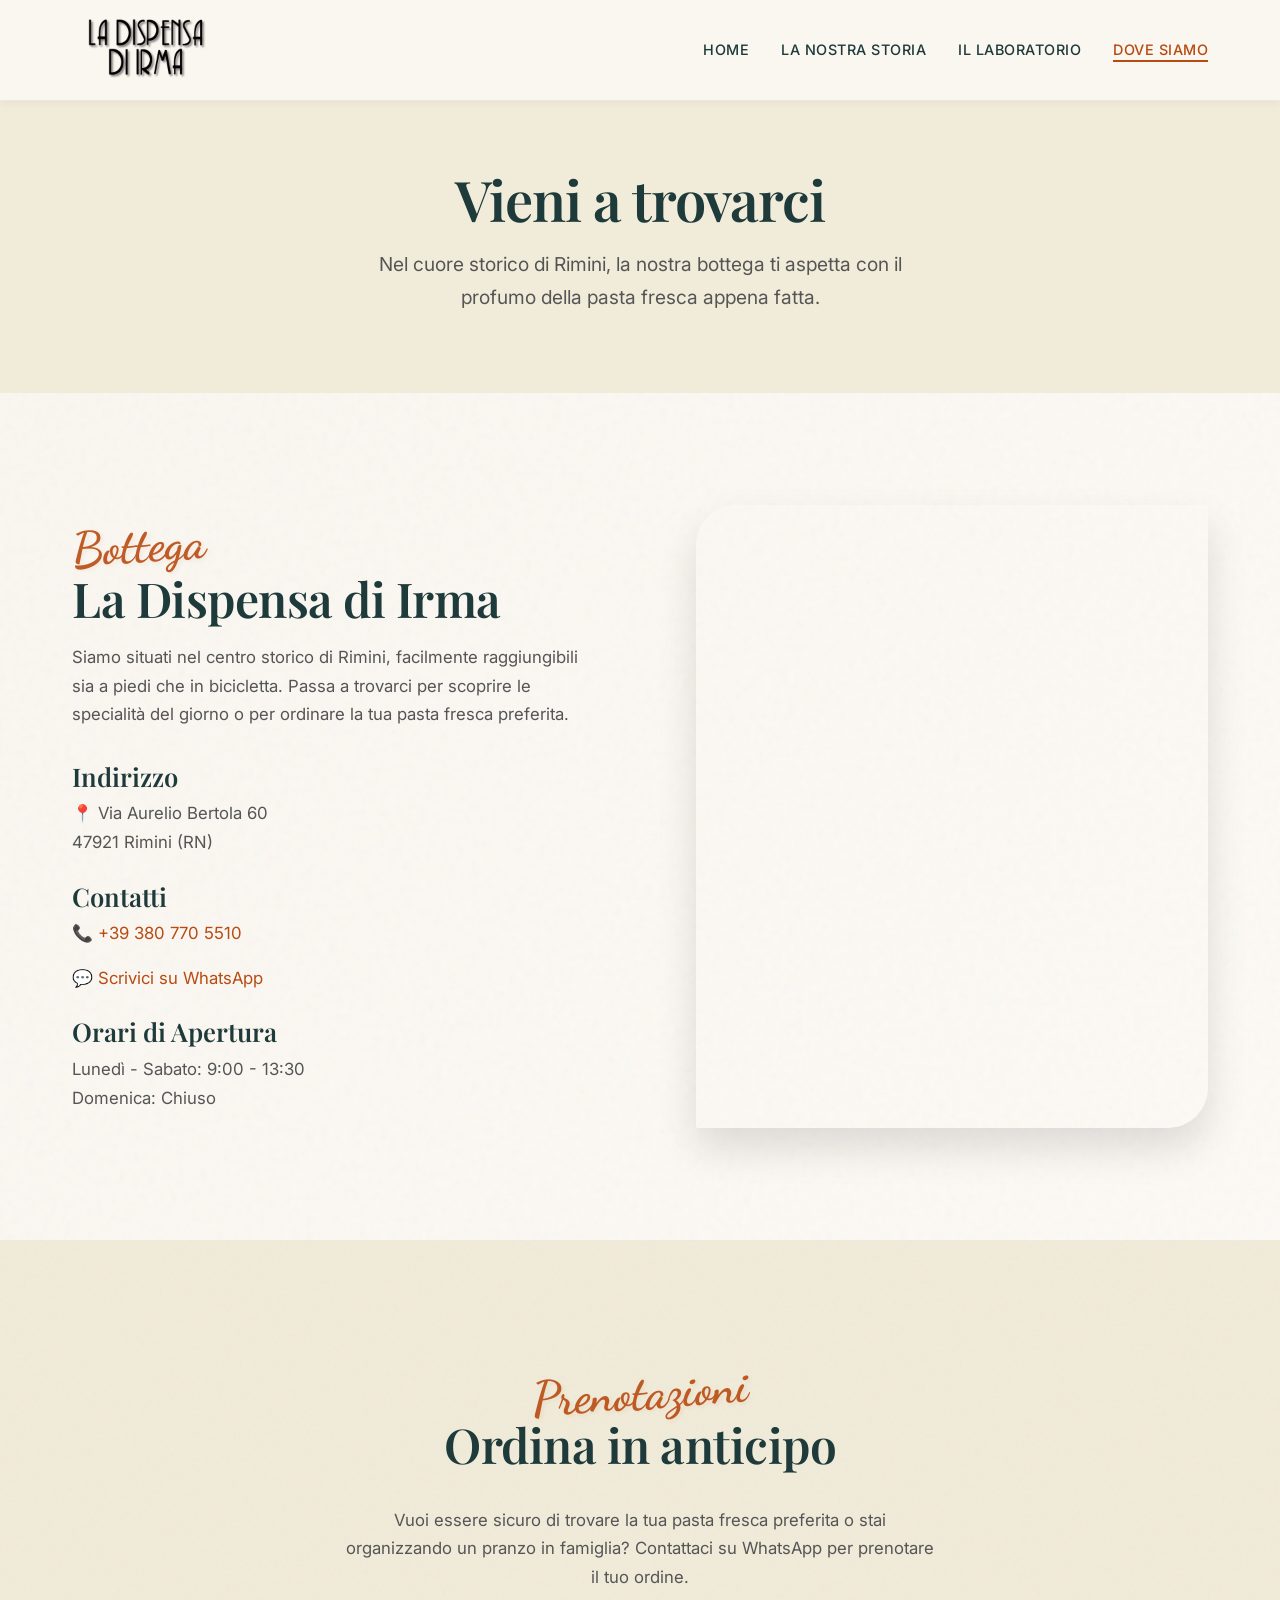
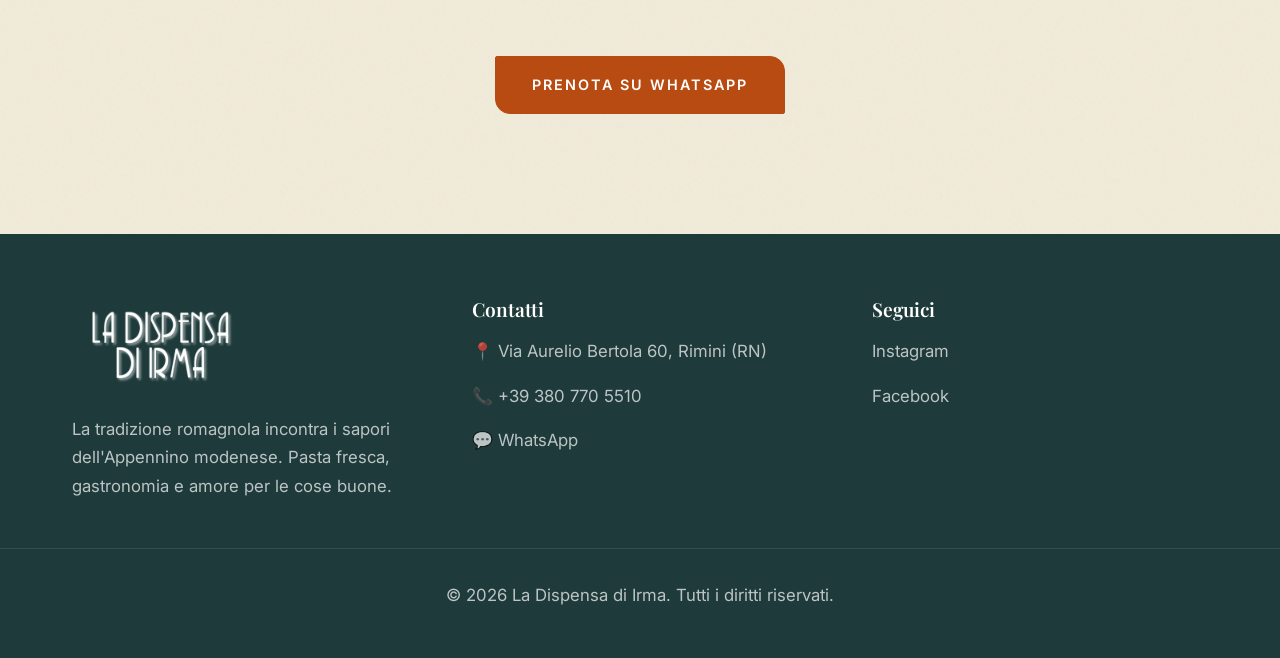
<file: y/dove-siamo.html>
<!doctype html>
<html lang="it">
  <head>
    <meta charset="utf-8" />
    <meta
      name="viewport"
      content="width=device-width, initial-scale=1, shrink-to-fit=no"
    />

    <title>Dove Siamo e Contatti | La Dispensa di Irma Rimini</title>
    <meta
      name="description"
      content="Vieni a trovarci a Rimini in Via Aurelio Bertola 60. Contattaci per ordinare la tua pasta fresca o per scoprire le specialità della nostra gastronomia."
    />

    <link
      rel="alternate"
      hreflang="it"
      href="https://www.ladispensadiirma.it/dove-siamo.html"
    />
    <link
      rel="canonical"
      href="https://www.ladispensadiirma.it/dove-siamo.html"
    />

    <link rel="stylesheet" href="style.css" />

    <!-- LocalBusiness Schema.org JSON-LD -->
    <script type="application/ld+json">
      {
        "@context": "https://schema.org",
        "@type": "LocalBusiness",
        "name": "La Dispensa di Irma",
        "image": "images/logo.png",
        "description": "Pasta fresca artigianale e gastronomia nel cuore di Rimini.",
        "@id": "https://www.ladispensadiirma.it",
        "url": "https://www.ladispensadiirma.it",
        "telephone": "+390000000000",
        "address": {
          "@type": "PostalAddress",
          "streetAddress": "Via Aurelio Bertola 60",
          "addressLocality": "Rimini",
          "postalCode": "47921",
          "addressCountry": "IT"
        }
      }
    </script>
  </head>

  <body>
    <!-- Header -->
    <header>
      <div class="header-container">
        <a href="index.html" class="logo">
          <img src="images/logo.png" alt="La Dispensa di Irma Logo" />
        </a>

        <button
          class="mobile-menu-btn"
          type="button"
          aria-label="Apri menu"
          aria-expanded="false"
          aria-controls="nav-menu"
        >
          ☰
        </button>

        <nav>
          <ul class="nav-links" id="nav-menu">
            <li><a href="index.html">Home</a></li>
            <li><a href="la-nostra-storia.html">La Nostra Storia</a></li>
            <li><a href="il-laboratorio.html">Il Laboratorio</a></li>
            <li><a href="dove-siamo.html" class="active">Dove Siamo</a></li>
          </ul>
        </nav>
      </div>
    </header>

    <!-- Page Header -->
    <section
      class="section"
      style="
        background-color: var(--color-bg-alt);
        text-align: center;
        padding: 4rem 1rem;
      "
    >
      <div class="container">
        <h1 style="font-size: 3.5rem; margin-bottom: 1rem">Vieni a trovarci</h1>
        <p
          style="
            font-size: 1.2rem;
            max-width: 600px;
            margin-left: auto;
            margin-right: auto;
          "
        >
          Nel cuore storico di Rimini, la nostra bottega ti aspetta con il
          profumo della pasta fresca appena fatta.
        </p>
      </div>
    </section>

    <!-- Info e Mappa -->
    <section class="section">
      <div class="container grid-2">
        <div>
          <span class="accent-text">Bottega</span>
          <h2>La Dispensa di Irma</h2>
          <p class="mb-2">
            Siamo situati nel centro storico di Rimini, facilmente raggiungibili
            sia a piedi che in bicicletta. Passa a trovarci per scoprire le
            specialità del giorno o per ordinare la tua pasta fresca preferita.
          </p>

          <h4 style="margin-bottom: 0.5rem">Indirizzo</h4>
          <p>📍 Via Aurelio Bertola 60<br />47921 Rimini (RN)</p>

          <h4 style="margin-top: 1.5rem; margin-bottom: 0.5rem">Contatti</h4>
          <p>📞 <a href="tel:+393807705510">+39 380 770 5510</a></p>
          <p>💬 <a href="https://wa.me/3807705510">Scrivici su WhatsApp</a></p>

          <h4 style="margin-top: 1.5rem; margin-bottom: 0.5rem">
            Orari di Apertura
          </h4>
          <p>Lunedì - Sabato: 9:00 - 13:30 <br />Domenica: Chiuso</p>
        </div>

        <!-- Mappa Google Embed -->
        <div class="img-wrapper" style="height: 100%; min-height: 400px">
          <iframe
            src="https://www.google.com/maps/embed?pb=!1m18!1m12!1m3!1d2861.3537233810143!2d12.5645511!3d44.0601445!2m3!1f0!2f0!3f0!3m2!1i1024!2i768!4f13.1!3m3!1m2!1s0x132cc47a8fb73d1f%3A0x867375a0026e7a2b!2sVia%20Aurelio%20Bertola%2C%2060%2C%2047921%20Rimini%20RN!5e0!3m2!1sit!2sit!4v1700000000000!5m2!1sit!2sit"
            width="100%"
            height="100%"
            style="border: 0"
            allowfullscreen=""
            loading="lazy"
            referrerpolicy="no-referrer-when-downgrade"
          >
          </iframe>
        </div>
      </div>
    </section>

    <!-- CTA Finale -->
    <section class="section section-alt text-center">
      <div class="container">
        <span class="accent-text">Prenotazioni</span>
        <h2 class="mb-2">Ordina in anticipo</h2>
        <p
          style="max-width: 600px; margin-left: auto; margin-right: auto"
          class="mb-3"
        >
          Vuoi essere sicuro di trovare la tua pasta fresca preferita o stai
          organizzando un pranzo in famiglia? Contattaci su WhatsApp per
          prenotare il tuo ordine.
        </p>
        <a href="https://wa.me/3807705510" class="btn">Prenota su WhatsApp</a>
      </div>
    </section>

    <!-- Footer -->
    <!-- Footer -->
    <footer>
      <div class="container grid-3">
        <div>
          <img
            src="images/logo.png"
            alt="Logo"
            style="filter: brightness(0) invert(1); width: 180px"
            class="mb-1"
          />
          <p>
            La tradizione romagnola incontra i sapori dell'Appennino modenese.
            Pasta fresca, gastronomia e amore per le cose buone.
          </p>
        </div>
        <div>
          <h4>Contatti</h4>
          <p>📍 Via Aurelio Bertola 60, Rimini (RN)</p>
          <p>📞 <a href="tel:+393807705510">+39 380 770 5510</a></p>
          <p>💬 <a href="https://wa.me/3807705510">WhatsApp</a></p>
        </div>
        <div>
          <h4>Seguici</h4>
          <p>
            <a href="https://www.instagram.com/ladispensadiirma" target="_blank"
              >Instagram</a
            >
          </p>
          <p>
            <a href="https://www.facebook.com/ladispensadiirma" target="_blank"
              >Facebook</a
            >
          </p>
        </div>
      </div>
      <div class="footer-bottom">
        <p>&copy; 2026 La Dispensa di Irma. Tutti i diritti riservati.</p>
      </div>
    </footer>

    <script src="main.js"></script>
  </body>
</html>
</file>
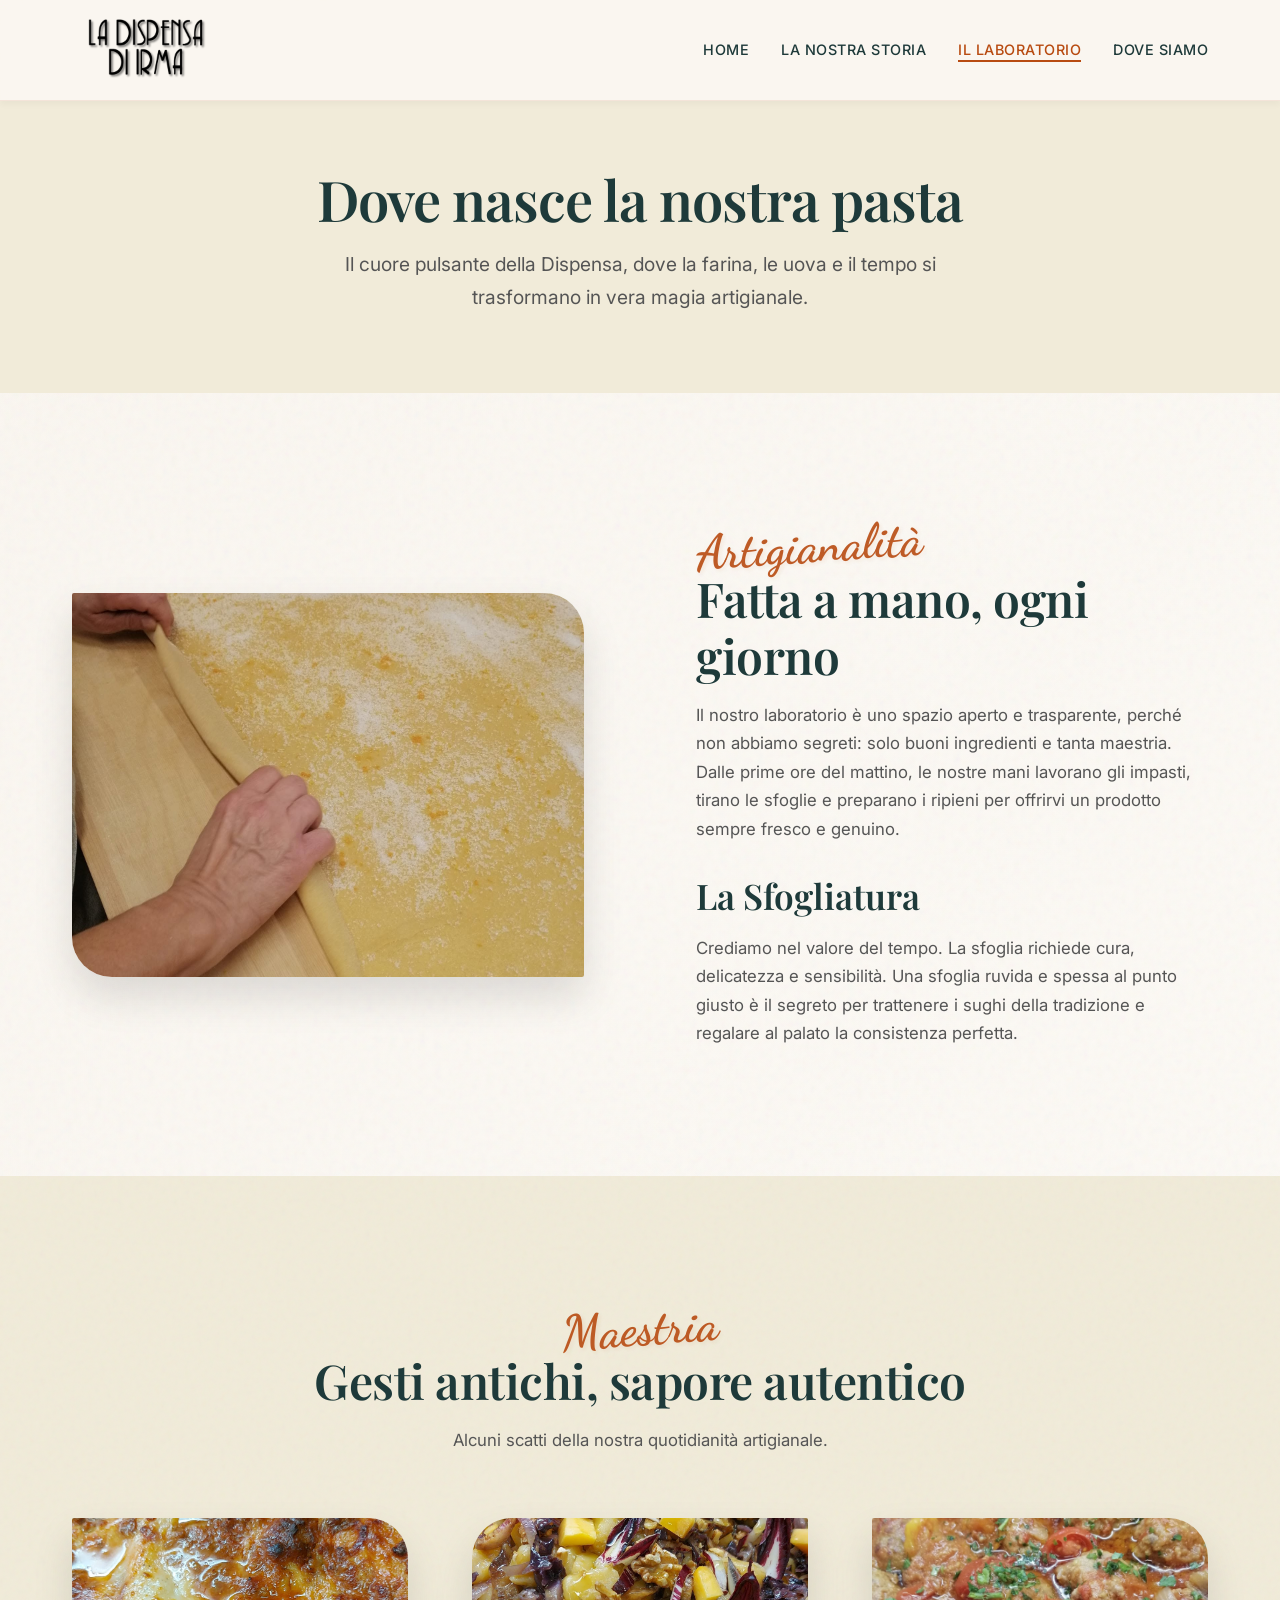
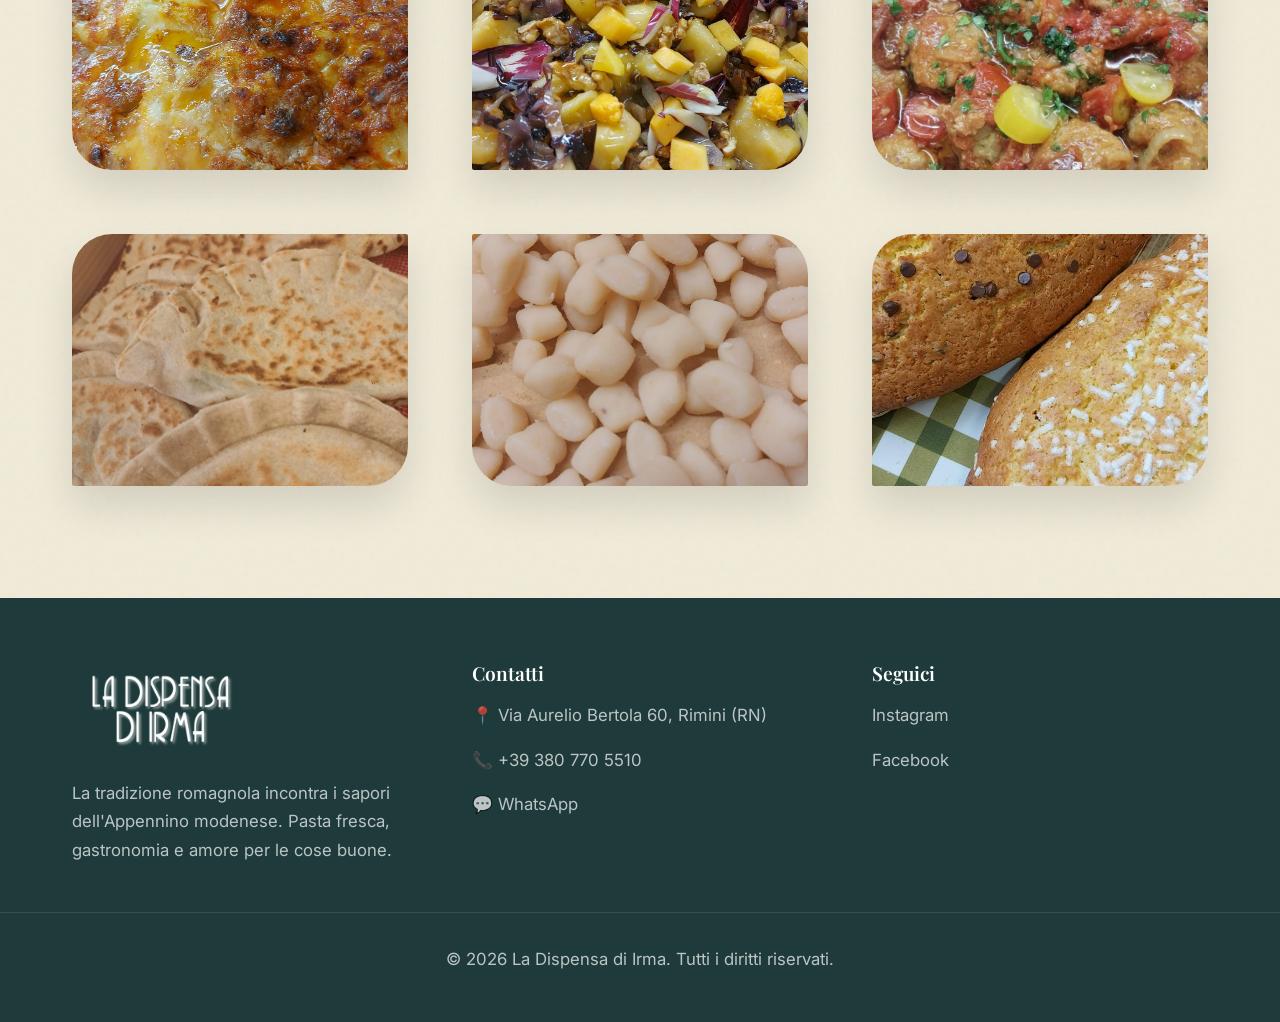
<file: y/il-laboratorio.html>
<!doctype html>
<html lang="it">
  <head>
    <meta charset="utf-8" />
    <meta
      name="viewport"
      content="width=device-width, initial-scale=1, shrink-to-fit=no"
    />

    <title>Il Laboratorio | La Dispensa di Irma Rimini</title>
    <meta
      name="description"
      content="Entra nel laboratorio artigianale de La Dispensa di Irma. Scopri dove nasce la nostra pasta fresca ogni giorno nel cuore di Rimini."
    />

    <link
      rel="alternate"
      hreflang="it"
      href="https://www.ladispensadiirma.it/il-laboratorio.html"
    />
    <link
      rel="canonical"
      href="https://www.ladispensadiirma.it/il-laboratorio.html"
    />

    <link rel="stylesheet" href="style.css" />
  </head>

  <body>
    <!-- Header -->
    <header>
      <div class="header-container">
        <a href="index.html" class="logo">
          <img src="images/logo.png" alt="La Dispensa di Irma Logo" />
        </a>

        <button
          class="mobile-menu-btn"
          type="button"
          aria-label="Apri menu"
          aria-expanded="false"
          aria-controls="nav-menu"
        >
          ☰
        </button>

        <nav>
          <ul class="nav-links" id="nav-menu">
            <li><a href="index.html">Home</a></li>
            <li><a href="la-nostra-storia.html">La Nostra Storia</a></li>
            <li>
              <a href="il-laboratorio.html" class="active">Il Laboratorio</a>
            </li>
            <li><a href="dove-siamo.html">Dove Siamo</a></li>
          </ul>
        </nav>
      </div>
    </header>
    <!-- Page Header -->
    <section
      class="section"
      style="
        background-color: var(--color-bg-alt);
        text-align: center;
        padding: 4rem 1rem;
      "
    >
      <div class="container">
        <h1 style="font-size: 3.5rem; margin-bottom: 1rem">
          Dove nasce la nostra pasta
        </h1>
        <p
          style="
            font-size: 1.2rem;
            max-width: 600px;
            margin-left: auto;
            margin-right: auto;
          "
        >
          Il cuore pulsante della Dispensa, dove la farina, le uova e il tempo
          si trasformano in vera magia artigianale.
        </p>
      </div>
    </section>

    <!-- Content -->
    <section class="section">
      <div class="container grid-2">
        <div class="img-wrapper">
          <img
            src="images/sfoglia.jpg"
            alt="Lavorazione della pasta"
            loading="lazy"
          />
        </div>
        <div>
          <span class="accent-text">Artigianalità</span>
          <h2>Fatta a mano, ogni giorno</h2>
          <p>
            Il nostro laboratorio è uno spazio aperto e trasparente, perché non
            abbiamo segreti: solo buoni ingredienti e tanta maestria. Dalle
            prime ore del mattino, le nostre mani lavorano gli impasti, tirano
            le sfoglie e preparano i ripieni per offrirvi un prodotto sempre
            fresco e genuino.
          </p>

          <h3 style="margin-top: 2rem">La Sfogliatura</h3>
          <p>
            Crediamo nel valore del tempo. La sfoglia richiede cura, delicatezza
            e sensibilità. Una sfoglia ruvida e spessa al punto giusto è il
            segreto per trattenere i sughi della tradizione e regalare al palato
            la consistenza perfetta.
          </p>
        </div>
      </div>
    </section>

    <!-- Gallery Lab -->
    <section class="section section-alt">
      <div class="container text-center mb-3">
        <span class="accent-text">Maestria</span>
        <h2>Gesti antichi, sapore autentico</h2>
        <p>Alcuni scatti della nostra quotidianità artigianale.</p>
      </div>
      <div class="container grid-3">
        <div class="img-wrapper">
          <img
            src="images/lasagna.jpeg"
            alt="Dettaglio lavorazione"
            loading="lazy"
          />
        </div>
        <div class="img-wrapper">
          <img src="images/sugo.jpg" alt="Pasta fresca" loading="lazy" />
        </div>
        <div class="img-wrapper">
          <img
            src="images/polpettine.jpg"
            alt="Ambiente laboratorio"
            loading="lazy"
          />
        </div>
        <div class="img-wrapper">
          <img
            src="images/cassonicini.jpg"
            alt="Dettaglio lavorazione"
            loading="lazy"
          />
        </div>
        <div class="img-wrapper">
          <img src="images/gnocchi.jpeg" alt="Pasta fresca" loading="lazy" />
        </div>
        <div class="img-wrapper">
          <img
            src="images/ciambelle.jpg"
            alt="Ambiente laboratorio"
            loading="lazy"
          />
        </div>
      </div>
    </section>

    <!-- Footer -->
    <footer>
      <div class="container grid-3">
        <div>
          <img
            src="images/logo.png"
            alt="Logo"
            style="filter: brightness(0) invert(1); width: 180px"
            class="mb-1"
          />
          <p>
            La tradizione romagnola incontra i sapori dell'Appennino modenese.
            Pasta fresca, gastronomia e amore per le cose buone.
          </p>
        </div>
        <div>
          <h4>Contatti</h4>
          <p>📍 Via Aurelio Bertola 60, Rimini (RN)</p>
          <p>📞 <a href="tel:+393807705510">+39 380 770 5510</a></p>
          <p>💬 <a href="https://wa.me/3807705510">WhatsApp</a></p>
        </div>
        <div>
          <h4>Seguici</h4>
          <p>
            <a href="https://www.instagram.com/ladispensadiirma" target="_blank"
              >Instagram</a
            >
          </p>
          <p>
            <a href="https://www.facebook.com/ladispensadiirma" target="_blank"
              >Facebook</a
            >
          </p>
        </div>
      </div>
      <div class="footer-bottom">
        <p>&copy; 2026 La Dispensa di Irma. Tutti i diritti riservati.</p>
      </div>
    </footer>

    <script src="main.js"></script>
  </body>
</html>
</file>
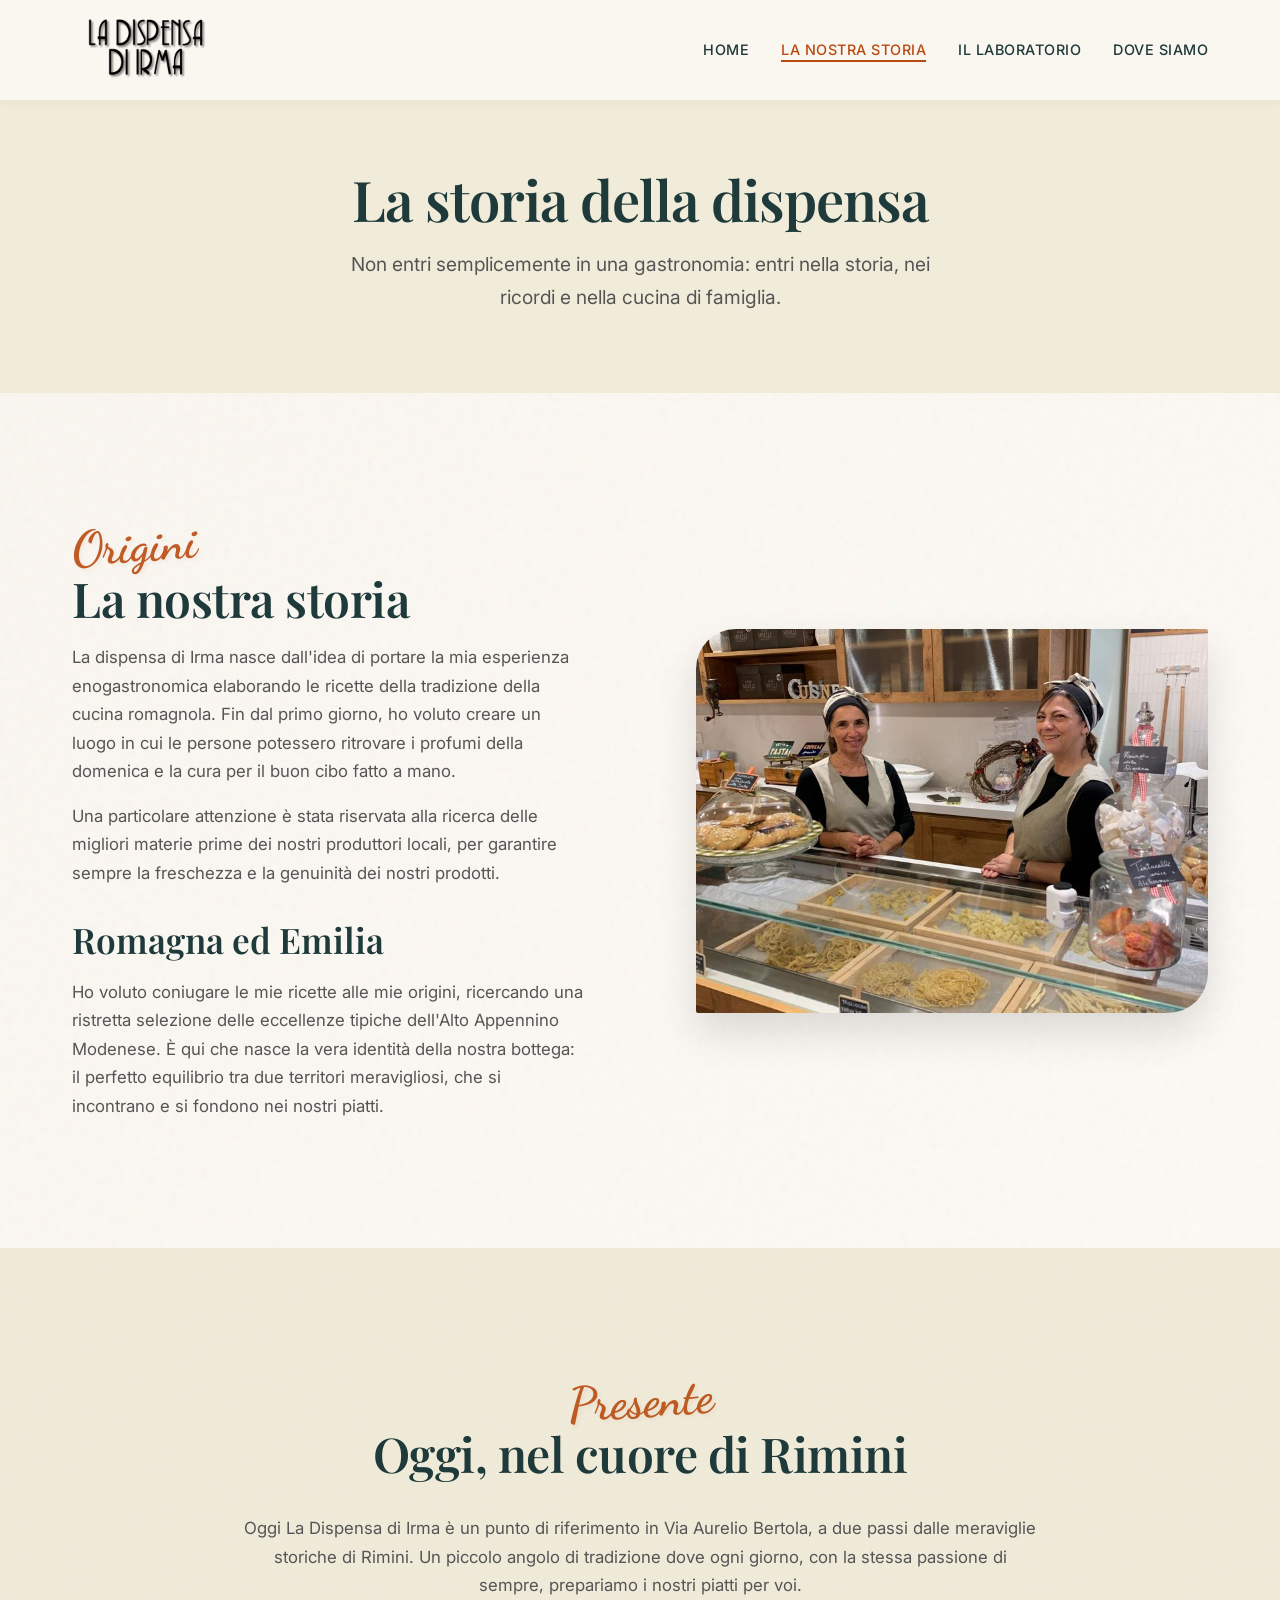
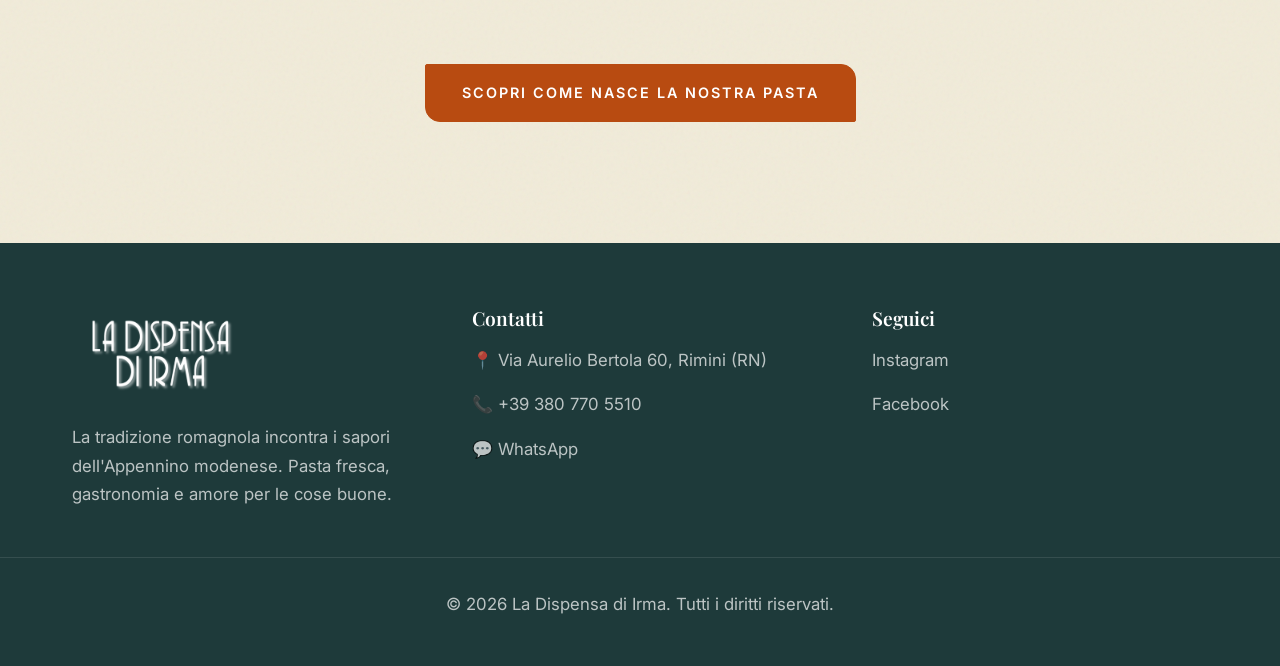
<file: y/la-nostra-storia.html>
<!doctype html>
<html lang="it">
  <head>
    <meta charset="utf-8" />
    <meta
      name="viewport"
      content="width=device-width, initial-scale=1, shrink-to-fit=no"
    />

    <title>La Nostra Storia | La Dispensa di Irma Rimini</title>
    <meta
      name="description"
      content="Scopri la storia di Irma e della sua bottega a Rimini. Quando la tradizione romagnola incontra l'Appennino modenese in una cucina autentica."
    />

    <link
      rel="alternate"
      hreflang="it"
      href="https://www.ladispensadiirma.it/la-nostra-storia.html"
    />
    <link
      rel="canonical"
      href="https://www.ladispensadiirma.it/la-nostra-storia.html"
    />

    <link rel="stylesheet" href="style.css" />
  </head>

  <body>
    <!-- Header -->
    <header>
      <div class="header-container">
        <a href="index.html" class="logo">
          <img src="images/logo.png" alt="La Dispensa di Irma Logo" />
        </a>

        <button
          class="mobile-menu-btn"
          type="button"
          aria-label="Apri menu"
          aria-expanded="false"
          aria-controls="nav-menu"
        >
          ☰
        </button>

        <nav>
          <ul class="nav-links" id="nav-menu">
            <li><a href="index.html">Home</a></li>
            <li>
              <a href="la-nostra-storia.html" class="active"
                >La Nostra Storia</a
              >
            </li>
            <li><a href="il-laboratorio.html">Il Laboratorio</a></li>
            <li><a href="dove-siamo.html">Dove Siamo</a></li>
          </ul>
        </nav>
      </div>
    </header>

    <!-- Page Header -->
    <section
      class="section"
      style="
        background-color: var(--color-bg-alt);
        text-align: center;
        padding: 4rem 1rem;
      "
    >
      <div class="container">
        <h1 style="font-size: 3.5rem; margin-bottom: 1rem">
          La storia della dispensa
        </h1>
        <p
          style="
            font-size: 1.2rem;
            max-width: 600px;
            margin-left: auto;
            margin-right: auto;
          "
        >
          Non entri semplicemente in una gastronomia: entri nella storia, nei
          ricordi e nella cucina di famiglia.
        </p>
      </div>
    </section>

    <!-- Content -->
    <section class="section">
      <div class="container grid-2">
        <div>
          <span class="accent-text">Origini</span>
          <h2>La nostra storia</h2>
          <p>
            La dispensa di Irma nasce dall'idea di portare la mia esperienza
            enogastronomica elaborando le ricette della tradizione della cucina
            romagnola. Fin dal primo giorno, ho voluto creare un luogo in cui le
            persone potessero ritrovare i profumi della domenica e la cura per
            il buon cibo fatto a mano.
          </p>
          <p>
            Una particolare attenzione è stata riservata alla ricerca delle
            migliori materie prime dei nostri produttori locali, per garantire
            sempre la freschezza e la genuinità dei nostri prodotti.
          </p>

          <h3 style="margin-top: 2rem">Romagna ed Emilia</h3>
          <p>
            Ho voluto coniugare le mie ricette alle mie origini, ricercando una
            ristretta selezione delle eccellenze tipiche dell'Alto Appennino
            Modenese. È qui che nasce la vera identità della nostra bottega: il
            perfetto equilibrio tra due territori meravigliosi, che si
            incontrano e si fondono nei nostri piatti.
          </p>
        </div>
        <div class="img-wrapper">
          <!-- Using placeholder for Irma or family photo if not exist -->
          <img src="images/noi.jpeg" alt="Irma - La Storia" loading="lazy" />
        </div>
      </div>
    </section>

    <!-- Oggi -->
    <section class="section section-alt text-center">
      <div class="container">
        <span class="accent-text">Presente</span>
        <h2 class="mb-2">Oggi, nel cuore di Rimini</h2>
        <p
          style="max-width: 800px; margin-left: auto; margin-right: auto"
          class="mb-3"
        >
          Oggi La Dispensa di Irma è un punto di riferimento in Via Aurelio
          Bertola, a due passi dalle meraviglie storiche di Rimini. Un piccolo
          angolo di tradizione dove ogni giorno, con la stessa passione di
          sempre, prepariamo i nostri piatti per voi.
        </p>
        <a href="il-laboratorio.html" class="btn"
          >Scopri come nasce la nostra pasta</a
        >
      </div>
    </section>

    <!-- Footer -->
    <footer>
      <div class="container grid-3">
        <div>
          <img
            src="images/logo.png"
            alt="Logo"
            style="filter: brightness(0) invert(1); width: 180px"
            class="mb-1"
          />
          <p>
            La tradizione romagnola incontra i sapori dell'Appennino modenese.
            Pasta fresca, gastronomia e amore per le cose buone.
          </p>
        </div>
        <div>
          <h4>Contatti</h4>
          <p>📍 Via Aurelio Bertola 60, Rimini (RN)</p>
          <p>📞 <a href="tel:+393807705510">+39 380 770 5510</a></p>
          <p>💬 <a href="https://wa.me/3807705510">WhatsApp</a></p>
        </div>
        <div>
          <h4>Seguici</h4>
          <p>
            <a href="https://www.instagram.com/ladispensadiirma" target="_blank"
              >Instagram</a
            >
          </p>
          <p>
            <a href="https://www.facebook.com/ladispensadiirma" target="_blank"
              >Facebook</a
            >
          </p>
        </div>
      </div>
      <div class="footer-bottom">
        <p>&copy; 2026 La Dispensa di Irma. Tutti i diritti riservati.</p>
      </div>
    </footer>

    <script src="main.js"></script>
  </body>
</html>
</file>
<file: y/style.css>
@import url("https://fonts.googleapis.com/css2?family=Inter:wght@300;400;500;600&family=Playfair+Display:ital,wght@0,400;0,600;0,700;1,400;1,600&family=Dancing+Script:wght@500;700&display=swap");

:root {
  /* Colors */
  --color-primary: #b84b11;
  /* Deeper Terracotta */
  --color-primary-dark: #8c360a;
  --color-bg: #faf6f0;
  /* Warmer, slightly aged paper color */
  --color-bg-alt: #f1ebd9;
  /* Richer beige for alternate sections */
  --color-text: #2c2c2c;
  --color-text-light: #555555;
  --color-accent: #1e3a3a;
  /* Deeper Dark Slate Green */
  --color-white: #ffffff;
  --color-border: #dcd0c0;

  /* Typography */
  --font-heading: "Playfair Display", serif;
  --font-body: "Inter", sans-serif;
  --font-accent: "Dancing Script", cursive;
  /* Artistic script font */

  /* Spacing */
  --spacing-xs: 0.5rem;
  --spacing-sm: 1rem;
  --spacing-md: 2rem;
  --spacing-lg: 4rem;
  --spacing-xl: 7rem;

  /* Shadows & organic shapes */
  --shadow-sm: 0 4px 6px rgba(0, 0, 0, 0.03);
  --shadow-md: 0 10px 30px rgba(0, 0, 0, 0.08);
  --shadow-lg: 0 20px 40px rgba(0, 0, 0, 0.12);
  --radius-organic: 2px 40px 2px 40px;
}

* {
  margin: 0;
  padding: 0;
  box-sizing: border-box;
}

html {
  font-size: 16px;
  scroll-behavior: smooth;
}

/* Evita scroll orizzontale indesiderato causato da elementi ruotati/ombre */
html,
body {
  overflow-x: hidden;
  max-width: 100%;
}

body {
  font-family: var(--font-body);
  color: var(--color-text);
  background-color: var(--color-bg);
  /* Subtle texture gradient + noise */
  background-image:
    url("data:image/svg+xml,%3Csvg viewBox='0 0 200 200' xmlns='http://www.w3.org/2000/svg'%3E%3Cfilter id='noiseFilter'%3E%3CfeTurbulence type='fractalNoise' baseFrequency='0.85' numOctaves='3' stitchTiles='stitch'/%3E%3C/filter%3E%3Crect width='100%25' height='100%25' filter='url(%23noiseFilter)' opacity='0.05'/%3E%3C/svg%3E"),
    linear-gradient(120deg, #faf6f0 0%, #fdfbf7 100%);
  line-height: 1.7;
  -webkit-font-smoothing: antialiased;
  word-wrap: break-word;
  overflow-wrap: break-word;
}

h1,
h2,
h3,
h4,
h5,
h6 {
  font-family: var(--font-heading);
  color: var(--color-accent);
  margin-bottom: var(--spacing-sm);
  font-weight: 600;
  line-height: 1.2;
}

/* Dimensioni fluide: si adattano da sole tra mobile e desktop,
   senza bisogno di ripetere override in ogni media query */
h1 {
  font-size: clamp(2rem, 5vw + 1rem, 3.8rem);
  letter-spacing: -1px;
}

h2 {
  font-size: clamp(1.7rem, 4vw + 0.8rem, 3rem);
  letter-spacing: -0.5px;
  position: relative;
}

h3 {
  font-size: clamp(1.4rem, 2.5vw + 0.8rem, 2.2rem);
}

h4 {
  font-size: clamp(1.2rem, 1.5vw + 0.8rem, 1.6rem);
}

p {
  margin-bottom: var(--spacing-sm);
  color: var(--color-text-light);
  font-size: 1.05rem;
}

a {
  color: var(--color-primary);
  text-decoration: none;
  transition: color 0.3s ease;
}

a:hover {
  color: var(--color-primary-dark);
}

/* Stato di focus visibile per navigazione da tastiera */
a:focus-visible,
button:focus-visible,
.btn:focus-visible {
  outline: 3px solid var(--color-primary);
  outline-offset: 3px;
  border-radius: 2px;
}

img {
  max-width: 100%;
  height: auto;
  display: block;
}

.container {
  max-width: 1200px;
  margin: 0 auto;
  padding: 0 var(--spacing-md);
}

.section {
  padding: var(--spacing-xl) 0;
  position: relative;
}

.section-alt {
  background-color: var(--color-bg-alt);
  /* Adding the same noise to the alt section */
  background-image: url("data:image/svg+xml,%3Csvg viewBox='0 0 200 200' xmlns='http://www.w3.org/2000/svg'%3E%3Cfilter id='noiseFilter'%3E%3CfeTurbulence type='fractalNoise' baseFrequency='0.85' numOctaves='3' stitchTiles='stitch'/%3E%3C/filter%3E%3Crect width='100%25' height='100%25' filter='url(%23noiseFilter)' opacity='0.05'/%3E%3C/svg%3E");
}

.text-center {
  text-align: center;
}

.mb-1 {
  margin-bottom: var(--spacing-sm);
}

.mb-2 {
  margin-bottom: var(--spacing-md);
}

.mb-3 {
  margin-bottom: var(--spacing-lg);
}

.mx-auto {
  margin-left: auto;
  margin-right: auto;
}

/* Artistic Accents */
.accent-text {
  font-family: var(--font-accent);
  color: var(--color-primary);
  font-size: clamp(1.8rem, 4vw + 0.5rem, 3em);
  font-weight: 700;
  display: inline-block;
  margin-bottom: -25px;
  position: relative;
  z-index: 1;
  transform: rotate(-4deg);
  opacity: 0.9;
  text-shadow: 2px 2px 4px rgba(184, 75, 17, 0.1);
}

/* Buttons */
.btn {
  display: inline-block;
  padding: 16px 36px;
  background-color: var(--color-primary);
  color: var(--color-white);
  font-family: var(--font-body);
  font-weight: 600;
  text-transform: uppercase;
  letter-spacing: 2px;
  font-size: 0.9rem;
  border-radius: 2px 15px 2px 15px;
  /* Organic button */
  border: 1px solid var(--color-primary);
  transition: all 0.4s cubic-bezier(0.25, 1, 0.5, 1);
  cursor: pointer;
  position: relative;
  overflow: hidden;
  text-align: center;
}

.btn::after {
  content: "";
  position: absolute;
  top: 0;
  left: -100%;
  width: 100%;
  height: 100%;
  background: rgba(255, 255, 255, 0.15);
  transition: all 0.4s ease;
}

.btn:hover::after {
  left: 0;
}

.btn:hover {
  background-color: var(--color-primary-dark);
  border-color: var(--color-primary-dark);
  color: var(--color-white);
  transform: translateY(-3px) scale(1.02);
  border-radius: 15px 2px 15px 2px;
  /* Flips on hover */
  box-shadow: 0 8px 20px rgba(184, 75, 17, 0.4);
}

.btn-outline {
  background-color: transparent;
  color: var(--color-primary);
}

.btn-outline:hover {
  background-color: var(--color-primary);
  color: var(--color-white);
}

/* Header & Navigation */
header {
  background-color: rgba(250, 246, 240, 0.95);
  backdrop-filter: blur(12px);
  -webkit-backdrop-filter: blur(12px);
  box-shadow: var(--shadow-sm);
  position: sticky;
  top: 0;
  z-index: 1000;
  border-bottom: 1px solid rgba(184, 75, 17, 0.1);
  padding: 0.5rem 0;
  /* Reduced padding for compact nav */
}

.header-container {
  display: flex;
  justify-content: space-between;
  align-items: center;
  gap: var(--spacing-sm);
  padding: 0 var(--spacing-md);
  max-width: 1200px;
  margin: 0 auto;
  position: relative;
}

.logo {
  margin-bottom: 0;
  flex-shrink: 0;
}

.logo img {
  width: 150px;
  height: auto;
  display: block;
  transition: transform 0.3s ease;
}

.logo:hover img {
  transform: scale(1.05);
}

.nav-links {
  display: flex;
  list-style: none;
  gap: var(--spacing-md);
  /* Reduced gap */
  justify-content: flex-end;
  width: auto;
}

.nav-links a {
  color: var(--color-accent);
  font-family: var(--font-body);
  font-style: normal;
  font-weight: 500;
  font-size: 0.9rem;
  /* Slightly smaller text */
  letter-spacing: 0.5px;
  text-transform: uppercase;
  position: relative;
  padding-bottom: 4px;
}

.nav-links a::after {
  content: "";
  position: absolute;
  bottom: 0;
  left: 0;
  width: 0;
  height: 2px;
  background-color: var(--color-primary);
  transition: width 0.3s ease;
}

.nav-links a:hover,
.nav-links a.active {
  color: var(--color-primary);
}

.nav-links a:hover::after,
.nav-links a.active::after {
  width: 100%;
}

/* Il bottone hamburger fa parte del flusso flex dell'header:
   niente più posizionamento assoluto con coordinate fisse,
   così non si sovrappone mai al logo su schermi stretti. */
.mobile-menu-btn {
  display: none;
  align-items: center;
  justify-content: center;
  background: none;
  border: none;
  font-size: 1.5rem;
  line-height: 1;
  cursor: pointer;
  color: var(--color-accent);
  width: 44px;
  height: 44px;
  border-radius: 8px;
  flex-shrink: 0;
  transition: background-color 0.3s ease;
}

.mobile-menu-btn:hover,
.mobile-menu-btn:focus-visible {
  background-color: rgba(184, 75, 17, 0.08);
}

/* Hero Section */
.hero {
  position: relative;
  min-height: 87vh;
  min-height: 87dvh;
  display: flex;
  align-items: center;
  justify-content: center;
  text-align: center;
  overflow: hidden;
  background-color: #1a1a1a;
}

.hero-bg {
  position: absolute;
  top: 0;
  left: 0;
  width: 100%;
  height: 100%;
  object-fit: cover;
  opacity: 0.65;
  filter: sepia(0.2) contrast(1.1);
  transform: scale(1.05);
  animation: slowPan 20s linear infinite alternate;
}

@keyframes slowPan {
  from {
    transform: scale(1.05) translate(0, 0);
  }

  to {
    transform: scale(1.1) translate(-2%, 2%);
  }
}

.hero-content {
  position: relative;
  z-index: 1;
  max-width: 900px;
  padding: var(--spacing-md);
}

.hero h1 {
  color: var(--color-white);
  /* Fluida: niente più bisogno di override nelle media query */
  font-size: clamp(2.1rem, 5vw + 1.5rem, 4.5rem);
  margin-bottom: var(--spacing-sm);
  text-shadow: 2px 4px 10px rgba(0, 0, 0, 0.6);
}

.hero h1 i {
  font-family: var(--font-accent);
  font-style: normal;
  color: #fbbf24;
  font-weight: normal;
  display: inline-block;
  transform: rotate(-2deg);
}

.hero p {
  color: rgba(255, 255, 255, 0.9);
  font-size: clamp(1rem, 1.5vw + 0.7rem, 1.4rem);
  margin-bottom: var(--spacing-md);
  font-weight: 300;
  text-shadow: 1px 2px 5px rgba(0, 0, 0, 0.5);
  letter-spacing: 1px;
}

.hero-btns {
  display: flex;
  gap: var(--spacing-md);
  justify-content: center;
  flex-wrap: wrap;
}

.btn-white {
  background-color: var(--color-white);
  color: var(--color-accent);
  border-color: var(--color-white);
}

.btn-white:hover {
  background-color: var(--color-bg-alt);
  border-color: var(--color-bg-alt);
  color: var(--color-accent);
}

/* Grid Layouts */
.grid-2 {
  display: grid;
  grid-template-columns: 1fr 1fr;
  gap: var(--spacing-xl);
  align-items: center;
}

.grid-3 {
  display: grid;
  grid-template-columns: repeat(3, 1fr);
  gap: var(--spacing-lg);
}

.grid-4 {
  display: grid;
  grid-template-columns: repeat(4, 1fr);
  gap: var(--spacing-md);
}

/* Images */
.img-wrapper {
  border-radius: var(--radius-organic);
  overflow: hidden;
  box-shadow: var(--shadow-lg);
  position: relative;
  /* Fixed aspect ratio to prevent stretching */
  aspect-ratio: 4 / 3;
  transform: rotate(-1deg);
  transition:
    transform 0.6s cubic-bezier(0.25, 1, 0.5, 1),
    box-shadow 0.6s ease;
}

.img-wrapper:nth-child(even) {
  transform: rotate(1deg);
  border-radius: 40px 2px 40px 2px;
}

.img-wrapper img {
  width: 100%;
  height: 100%;
  object-fit: cover;
  transition: transform 0.6s cubic-bezier(0.25, 1, 0.5, 1);
}

.img-wrapper:hover {
  transform: rotate(0deg) translateY(-5px);
  box-shadow: 0 25px 50px rgba(0, 0, 0, 0.15);
}

.img-wrapper:hover img {
  transform: scale(1.08);
}

/* Feature Cards (Perché noi) */
.feature-card {
  text-align: center;
  padding: var(--spacing-md);
  background: var(--color-white);
  border-radius: 12px;
  box-shadow: var(--shadow-sm);
  height: 100%;
  transition:
    transform 0.4s ease,
    box-shadow 0.4s ease;
}

.feature-card:hover {
  transform: translateY(-8px);
  box-shadow: var(--shadow-lg);
}

.feature-icon {
  font-size: 2.5rem;
  color: var(--color-primary);
  margin-bottom: var(--spacing-sm);
  transition: transform 0.4s ease;
}

.feature-card:hover .feature-icon {
  transform: scale(1.1);
}

/* Animations */
.reveal {
  opacity: 0;
  transform: translateY(40px);
  transition: all 0.8s cubic-bezier(0.25, 1, 0.5, 1);
}

.reveal.active {
  opacity: 1;
  transform: translateY(0);
}

/* Staggered reveals for grid items */
.grid-2 > .reveal:nth-child(2) {
  transition-delay: 0.1s;
}

.grid-3 > .reveal:nth-child(2) {
  transition-delay: 0.1s;
}

.grid-3 > .reveal:nth-child(3) {
  transition-delay: 0.2s;
}

.grid-4 > .reveal:nth-child(2) {
  transition-delay: 0.1s;
}

.grid-4 > .reveal:nth-child(3) {
  transition-delay: 0.2s;
}

.grid-4 > .reveal:nth-child(4) {
  transition-delay: 0.3s;
}

/* Chi preferisce meno animazioni non deve vederle */
@media (prefers-reduced-motion: reduce) {
  *,
  *::before,
  *::after {
    animation-duration: 0.001ms !important;
    animation-iteration-count: 1 !important;
    transition-duration: 0.001ms !important;
    scroll-behavior: auto !important;
  }

  .hero-bg {
    animation: none;
  }
}

/* Footer */
footer {
  background-color: var(--color-accent);
  color: var(--color-white);
  padding: var(--spacing-lg) 0 var(--spacing-md);
}

.footer-logo {
  width: 180px;
  filter: brightness(0) invert(1);
}

footer h4 {
  color: var(--color-white);
  font-size: 1.2rem;
  margin-bottom: var(--spacing-sm);
}

footer p,
footer a {
  color: rgba(255, 255, 255, 0.7);
}

footer a:hover {
  color: var(--color-primary);
}

.footer-bottom {
  text-align: center;
  padding-top: var(--spacing-md);
  margin-top: var(--spacing-md);
  border-top: 1px solid rgba(255, 255, 255, 0.1);
  font-size: 0.9rem;
}

/* Mobile sticky CTA */
.mobile-cta {
  display: none;
  position: fixed;
  bottom: 0;
  left: 0;
  width: 100%;
  background-color: var(--color-white);
  box-shadow: 0 -2px 10px rgba(0, 0, 0, 0.1);
  z-index: 1000;
  justify-content: space-around;
  padding: 10px 10px calc(10px + env(safe-area-inset-bottom));
}

.mobile-cta a {
  display: flex;
  flex-direction: column;
  align-items: center;
  justify-content: center;
  font-size: 0.75rem;
  color: var(--color-accent);
  font-weight: 500;
  min-height: 44px;
  flex: 1;
}

.mobile-cta a i {
  font-size: 1.2rem;
  margin-bottom: 2px;
  color: var(--color-primary);
}

/* Layout con immagini separate e ben distanziate */
.cucina-images {
  display: flex;
  flex-direction: column;
  gap: var(--spacing-md);
  /* Distanza pulita e naturale tra le foto */
  width: 100%;
}

/* Prima immagine: spostata a sinistra */
.cucina-images .img-main {
  width: 65%;
  align-self: flex-start;
}

/* Seconda immagine: spostata a destra, senza margini negativi per evitare che si tocchino */
.cucina-images .img-secondary {
  width: 65%;
  align-self: flex-end;
}

.grid-5-inline {
  display: grid;
  grid-template-columns: repeat(5, 1fr);
  gap: var(--spacing-sm);
  /* Riduciamo leggermente lo spazio tra di loro per guadagnare larghezza */
}

/* Compattiamo un attimo i margini interni delle card per far respirare le immagini */
.grid-5-inline .feature-card {
  padding: var(--spacing-sm);
}

/* Layout Mosaico pulito e bilanciato */
.mosaic {
  display: grid;
  grid-template-columns: 2fr 1fr;
  grid-template-rows: repeat(2, 220px);
  gap: var(--spacing-sm);
  max-width: 900px;
  margin: 0 auto;
}

/* L'immagine grande prende due righe in altezza sulla sinistra */
.mosaic .m-large {
  grid-row: span 2;
  aspect-ratio: auto;
  /* Lascia che sia la griglia a dettare l'altezza */
  height: 100%;
}

/* Le altre due immagini si dispongono a destra una sopra l'altra */
.mosaic .img-wrapper:not(.m-large) {
  aspect-ratio: auto;
  height: 100%;
}

/* ============================= */
/* RESPONSIVE                    */
/* ============================= */

/* Tablet */
@media (max-width: 992px) {
  .grid-5-inline {
    grid-template-columns: repeat(3, 1fr);
    gap: var(--spacing-md);
  }

  .hero {
    min-height: 70vh;
    min-height: 70dvh;
  }

  .grid-2 {
    gap: var(--spacing-lg);
  }
}

/* Aggiunge spazio e stacca la mappa dal testo nella sezione contatti */
.section .grid-2 {
  gap: var(--spacing-xl);
  /* Aumenta lo spazio orizzontale tra le due colonne */
}

/* Assicura che il contenitore della mappa abbia un padding o un leggero distacco visivo se necessario */
.section .grid-2 > .img-wrapper {
  margin-left: auto;
  width: 100%;
}

/* Mobile */
@media (max-width: 768px) {
  .mosaic {
    grid-template-columns: 1fr;
    grid-template-rows: auto;
  }

  .mosaic .m-large {
    grid-row: span 1;
    aspect-ratio: 4 / 3;
  }

  .mosaic .img-wrapper {
    aspect-ratio: 4 / 3;
  }

  .nav-links {
    display: none;
    flex-direction: column;
    align-items: flex-start;
    gap: var(--spacing-sm);
    position: absolute;
    top: calc(100% + 1px);
    left: 0;
    width: 100%;
    background-color: var(--color-white);
    padding: var(--spacing-md);
    box-shadow: var(--shadow-md);
  }

  .nav-links.active {
    display: flex;
  }

  .nav-links a {
    display: block;
    width: 100%;
    padding: 0.75rem 0;
    font-size: 1rem;
  }

  .mobile-menu-btn {
    display: flex;
    margin-left: auto;
  }

  .header-container {
    padding: 0.25rem var(--spacing-md);
  }

  .logo img {
    width: 150px;
    margin: 0;
  }

  .grid-2,
  .grid-3 {
    grid-template-columns: 1fr;
    gap: var(--spacing-md);
  }

  /* Logo del footer centrato e più piccolo su mobile.
     !important necessario per vincere lo style inline "width: 180px"
     presente direttamente nell'HTML delle pagine. */
  footer .grid-3 > div:first-child > img:first-child,
  footer .footer-logo {
    width: 110px !important;
    margin: 0 auto var(--spacing-sm) !important;
  }

  footer .grid-3 > div:first-child {
    text-align: center;
  }

  .grid-4 {
    gap: var(--spacing-sm);
  }

  .hero-btns {
    flex-direction: column;
    width: 100%;
    max-width: 320px;
    margin: 0 auto;
  }

  .hero-btns .btn {
    width: 100%;
  }

  .section {
    padding: var(--spacing-lg) 0;
  }

  .container {
    padding: 0 var(--spacing-sm);
  }

  .accent-text {
    margin-bottom: -14px;
  }

  /* Le immagini ruotate su schermi stretti possono causare micro
     scroll orizzontale: le raddrizziamo per una resa più pulita */
  .img-wrapper,
  .img-wrapper:nth-child(even) {
    transform: rotate(0deg);
  }

  .img-wrapper:hover {
    transform: translateY(-4px);
  }

  /* Show sticky mobile CTA */
  .mobile-cta {
    display: flex;
  }

  .cucina-images {
    gap: var(--spacing-sm);
  }

  .cucina-images .img-main,
  .cucina-images .img-secondary {
    width: 100%;
    align-self: stretch;
  }

  .grid-5-inline {
    grid-template-columns: 1fr;
  }

  /* Prevent footer from hiding behind sticky CTA */
}

/* Small phones */
@media (max-width: 480px) {
  .grid-4 {
    grid-template-columns: 1fr;
  }

  .logo img {
    width: 130px;
  }

  .btn {
    padding: 14px 28px;
    font-size: 0.85rem;
    letter-spacing: 1px;
  }

  .hero-content {
    padding: var(--spacing-sm);
  }

  footer {
    text-align: center;
  }

  footer .grid-3 {
    gap: var(--spacing-md);
  }
}
</file>
<file: assets/css/style.css>
@import url("https://fonts.googleapis.com/css2?family=Inter:wght@300;400;500;600&family=Playfair+Display:ital,wght@0,400;0,600;0,700;1,400;1,600&family=Dancing+Script:wght@500;700&display=swap");

:root {
  /* Colors */
  --color-primary: #b84b11;
  /* Deeper Terracotta */
  --color-primary-dark: #8c360a;
  --color-bg: #faf6f0;
  /* Warmer, slightly aged paper color */
  --color-bg-alt: #f1ebd9;
  /* Richer beige for alternate sections */
  --color-text: #2c2c2c;
  --color-text-light: #555555;
  --color-accent: #1e3a3a;
  /* Deeper Dark Slate Green */
  --color-white: #ffffff;
  --color-border: #dcd0c0;

  /* Typography */
  --font-heading: "Playfair Display", serif;
  --font-body: "Inter", sans-serif;
  --font-accent: "Dancing Script", cursive;
  /* Artistic script font */

  /* Spacing */
  --spacing-xs: 0.5rem;
  --spacing-sm: 1rem;
  --spacing-md: 2rem;
  --spacing-lg: 4rem;
  --spacing-xl: 7rem;

  /* Shadows & organic shapes */
  --shadow-sm: 0 4px 6px rgba(0, 0, 0, 0.03);
  --shadow-md: 0 10px 30px rgba(0, 0, 0, 0.08);
  --shadow-lg: 0 20px 40px rgba(0, 0, 0, 0.12);
  --radius-organic: 2px 40px 2px 40px;
}

* {
  margin: 0;
  padding: 0;
  box-sizing: border-box;
}

html {
  font-size: 16px;
  scroll-behavior: smooth;
}

/* Evita scroll orizzontale indesiderato causato da elementi ruotati/ombre */
html,
body {
  overflow-x: hidden;
  max-width: 100%;
}

body {
  font-family: var(--font-body);
  color: var(--color-text);
  background-color: var(--color-bg);
  /* Subtle texture gradient + noise */
  background-image:
    url("data:image/svg+xml,%3Csvg viewBox='0 0 200 200' xmlns='http://www.w3.org/2000/svg'%3E%3Cfilter id='noiseFilter'%3E%3CfeTurbulence type='fractalNoise' baseFrequency='0.85' numOctaves='3' stitchTiles='stitch'/%3E%3C/filter%3E%3Crect width='100%25' height='100%25' filter='url(%23noiseFilter)' opacity='0.05'/%3E%3C/svg%3E"),
    linear-gradient(120deg, #faf6f0 0%, #fdfbf7 100%);
  line-height: 1.7;
  -webkit-font-smoothing: antialiased;
  word-wrap: break-word;
  overflow-wrap: break-word;
}

h1,
h2,
h3,
h4,
h5,
h6 {
  font-family: var(--font-heading);
  color: var(--color-accent);
  margin-bottom: var(--spacing-sm);
  font-weight: 600;
  line-height: 1.2;
}

/* Dimensioni fluide: si adattano da sole tra mobile e desktop,
   senza bisogno di ripetere override in ogni media query */
h1 {
  font-size: clamp(2rem, 5vw + 1rem, 3.8rem);
  letter-spacing: -1px;
}

h2 {
  font-size: clamp(1.7rem, 4vw + 0.8rem, 3rem);
  letter-spacing: -0.5px;
  position: relative;
}

h3 {
  font-size: clamp(1.4rem, 2.5vw + 0.8rem, 2.2rem);
}

h4 {
  font-size: clamp(1.2rem, 1.5vw + 0.8rem, 1.6rem);
}

p {
  margin-bottom: var(--spacing-sm);
  color: var(--color-text-light);
  font-size: 1.05rem;
}

a {
  color: var(--color-primary);
  text-decoration: none;
  transition: color 0.3s ease;
}

a:hover {
  color: var(--color-primary-dark);
}

/* Stato di focus visibile per navigazione da tastiera */
a:focus-visible,
button:focus-visible,
.btn:focus-visible {
  outline: 3px solid var(--color-primary);
  outline-offset: 3px;
  border-radius: 2px;
}

img {
  max-width: 100%;
  height: auto;
  display: block;
}

.container {
  max-width: 1200px;
  margin: 0 auto;
  padding: 0 var(--spacing-md);
}

.section {
  padding: var(--spacing-xl) 0;
  position: relative;
}

.section-alt {
  background-color: var(--color-bg-alt);
  /* Adding the same noise to the alt section */
  background-image: url("data:image/svg+xml,%3Csvg viewBox='0 0 200 200' xmlns='http://www.w3.org/2000/svg'%3E%3Cfilter id='noiseFilter'%3E%3CfeTurbulence type='fractalNoise' baseFrequency='0.85' numOctaves='3' stitchTiles='stitch'/%3E%3C/filter%3E%3Crect width='100%25' height='100%25' filter='url(%23noiseFilter)' opacity='0.05'/%3E%3C/svg%3E");
}

.text-center {
  text-align: center;
}

.mb-1 {
  margin-bottom: var(--spacing-sm);
}

.mb-2 {
  margin-bottom: var(--spacing-md);
}

.mb-3 {
  margin-bottom: var(--spacing-lg);
}

.mx-auto {
  margin-left: auto;
  margin-right: auto;
}

/* Artistic Accents */
.accent-text {
  font-family: var(--font-accent);
  color: var(--color-primary);
  font-size: clamp(1.8rem, 4vw + 0.5rem, 3em);
  font-weight: 700;
  display: inline-block;
  margin-bottom: -25px;
  position: relative;
  z-index: 1;
  transform: rotate(-4deg);
  opacity: 0.9;
  text-shadow: 2px 2px 4px rgba(184, 75, 17, 0.1);
}

/* Buttons */
.btn {
  display: inline-block;
  padding: 16px 36px;
  background-color: var(--color-primary);
  color: var(--color-white);
  font-family: var(--font-body);
  font-weight: 600;
  text-transform: uppercase;
  letter-spacing: 2px;
  font-size: 0.9rem;
  border-radius: 2px 15px 2px 15px;
  /* Organic button */
  border: 1px solid var(--color-primary);
  transition: all 0.4s cubic-bezier(0.25, 1, 0.5, 1);
  cursor: pointer;
  position: relative;
  overflow: hidden;
  text-align: center;
}

.btn::after {
  content: "";
  position: absolute;
  top: 0;
  left: -100%;
  width: 100%;
  height: 100%;
  background: rgba(255, 255, 255, 0.15);
  transition: all 0.4s ease;
}

.btn:hover::after {
  left: 0;
}

.btn:hover {
  background-color: var(--color-primary-dark);
  border-color: var(--color-primary-dark);
  color: var(--color-white);
  transform: translateY(-3px) scale(1.02);
  border-radius: 15px 2px 15px 2px;
  /* Flips on hover */
  box-shadow: 0 8px 20px rgba(184, 75, 17, 0.4);
}

.btn-outline {
  background-color: transparent;
  color: var(--color-primary);
}

.btn-outline:hover {
  background-color: var(--color-primary);
  color: var(--color-white);
}

/* Header & Navigation */
header {
  background-color: rgba(250, 246, 240, 0.95);
  backdrop-filter: blur(12px);
  -webkit-backdrop-filter: blur(12px);
  box-shadow: var(--shadow-sm);
  position: sticky;
  top: 0;
  z-index: 1000;
  border-bottom: 1px solid rgba(184, 75, 17, 0.1);
  padding: 0.5rem 0;
  /* Reduced padding for compact nav */
}

.header-container {
  display: flex;
  justify-content: space-between;
  align-items: center;
  gap: var(--spacing-sm);
  padding: 0 var(--spacing-md);
  max-width: 1200px;
  margin: 0 auto;
  position: relative;
}

.logo {
  margin-bottom: 0;
  flex-shrink: 0;
}

.logo img {
  width: 150px;
  height: auto;
  display: block;
  transition: transform 0.3s ease;
}

.logo:hover img {
  transform: scale(1.05);
}

.nav-links {
  display: flex;
  list-style: none;
  gap: var(--spacing-md);
  /* Reduced gap */
  justify-content: flex-end;
  width: auto;
}

.nav-links a {
  color: var(--color-accent);
  font-family: var(--font-body);
  font-style: normal;
  font-weight: 500;
  font-size: 0.9rem;
  /* Slightly smaller text */
  letter-spacing: 0.5px;
  text-transform: uppercase;
  position: relative;
  padding-bottom: 4px;
}

.nav-links a::after {
  content: "";
  position: absolute;
  bottom: 0;
  left: 0;
  width: 0;
  height: 2px;
  background-color: var(--color-primary);
  transition: width 0.3s ease;
}

.nav-links a:hover,
.nav-links a.active {
  color: var(--color-primary);
}

.nav-links a:hover::after,
.nav-links a.active::after {
  width: 100%;
}

/* Il bottone hamburger fa parte del flusso flex dell'header:
   niente più posizionamento assoluto con coordinate fisse,
   così non si sovrappone mai al logo su schermi stretti. */
.mobile-menu-btn {
  display: none;
  align-items: center;
  justify-content: center;
  background: none;
  border: none;
  font-size: 1.5rem;
  line-height: 1;
  cursor: pointer;
  color: var(--color-accent);
  width: 44px;
  height: 44px;
  border-radius: 8px;
  flex-shrink: 0;
  transition: background-color 0.3s ease;
}

.mobile-menu-btn:hover,
.mobile-menu-btn:focus-visible {
  background-color: rgba(184, 75, 17, 0.08);
}

/* Hero Section */
.hero {
  position: relative;
  min-height: 87vh;
  min-height: 87dvh;
  display: flex;
  align-items: center;
  justify-content: center;
  text-align: center;
  overflow: hidden;
  background-color: #1a1a1a;
}

.hero-bg {
  position: absolute;
  top: 0;
  left: 0;
  width: 100%;
  height: 100%;
  object-fit: cover;
  opacity: 0.65;
  filter: sepia(0.2) contrast(1.1);
  transform: scale(1.05);
  animation: slowPan 20s linear infinite alternate;
}

@keyframes slowPan {
  from {
    transform: scale(1.05) translate(0, 0);
  }

  to {
    transform: scale(1.1) translate(-2%, 2%);
  }
}

.hero-content {
  position: relative;
  z-index: 1;
  max-width: 900px;
  padding: var(--spacing-md);
}

.hero h1 {
  color: var(--color-white);
  /* Fluida: niente più bisogno di override nelle media query */
  font-size: clamp(2.1rem, 5vw + 1.5rem, 4.5rem);
  margin-bottom: var(--spacing-sm);
  text-shadow: 2px 4px 10px rgba(0, 0, 0, 0.6);
}

.hero h1 i {
  font-family: var(--font-accent);
  font-style: normal;
  color: #fbbf24;
  font-weight: normal;
  display: inline-block;
  transform: rotate(-2deg);
}

.hero p {
  color: rgba(255, 255, 255, 0.9);
  font-size: clamp(1rem, 1.5vw + 0.7rem, 1.4rem);
  margin-bottom: var(--spacing-md);
  font-weight: 300;
  text-shadow: 1px 2px 5px rgba(0, 0, 0, 0.5);
  letter-spacing: 1px;
}

.hero-btns {
  display: flex;
  gap: var(--spacing-md);
  justify-content: center;
  flex-wrap: wrap;
}

.btn-white {
  background-color: var(--color-white);
  color: var(--color-accent);
  border-color: var(--color-white);
}

.btn-white:hover {
  background-color: var(--color-bg-alt);
  border-color: var(--color-bg-alt);
  color: var(--color-accent);
}

/* Grid Layouts */
.grid-2 {
  display: grid;
  grid-template-columns: 1fr 1fr;
  gap: var(--spacing-xl);
  align-items: center;
}

.grid-3 {
  display: grid;
  grid-template-columns: repeat(3, 1fr);
  gap: var(--spacing-lg);
}

.grid-4 {
  display: grid;
  grid-template-columns: repeat(4, 1fr);
  gap: var(--spacing-md);
}

/* Images */
.img-wrapper {
  border-radius: var(--radius-organic);
  overflow: hidden;
  box-shadow: var(--shadow-lg);
  position: relative;
  /* Fixed aspect ratio to prevent stretching */
  aspect-ratio: 4 / 3;
  transform: rotate(-1deg);
  transition:
    transform 0.6s cubic-bezier(0.25, 1, 0.5, 1),
    box-shadow 0.6s ease;
}

.img-wrapper:nth-child(even) {
  transform: rotate(1deg);
  border-radius: 40px 2px 40px 2px;
}

.img-wrapper img {
  width: 100%;
  height: 100%;
  object-fit: cover;
  transition: transform 0.6s cubic-bezier(0.25, 1, 0.5, 1);
}

.img-wrapper:hover {
  transform: rotate(0deg) translateY(-5px);
  box-shadow: 0 25px 50px rgba(0, 0, 0, 0.15);
}

.img-wrapper:hover img {
  transform: scale(1.08);
}

/* Feature Cards (Perché noi) */
.feature-card {
  text-align: center;
  padding: var(--spacing-md);
  background: var(--color-white);
  border-radius: 12px;
  box-shadow: var(--shadow-sm);
  height: 100%;
  transition:
    transform 0.4s ease,
    box-shadow 0.4s ease;
}

.feature-card:hover {
  transform: translateY(-8px);
  box-shadow: var(--shadow-lg);
}

.feature-icon {
  font-size: 2.5rem;
  color: var(--color-primary);
  margin-bottom: var(--spacing-sm);
  transition: transform 0.4s ease;
}

.feature-card:hover .feature-icon {
  transform: scale(1.1);
}

/* Animations */
.reveal {
  opacity: 0;
  transform: translateY(40px);
  transition: all 0.8s cubic-bezier(0.25, 1, 0.5, 1);
}

.reveal.active {
  opacity: 1;
  transform: translateY(0);
}

/* Staggered reveals for grid items */
.grid-2 > .reveal:nth-child(2) {
  transition-delay: 0.1s;
}

.grid-3 > .reveal:nth-child(2) {
  transition-delay: 0.1s;
}

.grid-3 > .reveal:nth-child(3) {
  transition-delay: 0.2s;
}

.grid-4 > .reveal:nth-child(2) {
  transition-delay: 0.1s;
}

.grid-4 > .reveal:nth-child(3) {
  transition-delay: 0.2s;
}

.grid-4 > .reveal:nth-child(4) {
  transition-delay: 0.3s;
}

/* Chi preferisce meno animazioni non deve vederle */
@media (prefers-reduced-motion: reduce) {
  *,
  *::before,
  *::after {
    animation-duration: 0.001ms !important;
    animation-iteration-count: 1 !important;
    transition-duration: 0.001ms !important;
    scroll-behavior: auto !important;
  }

  .hero-bg {
    animation: none;
  }
}

/* Footer */
footer {
  background-color: var(--color-accent);
  color: var(--color-white);
  padding: var(--spacing-lg) 0 var(--spacing-md);
}

.footer-logo {
  width: 180px;
  filter: brightness(0) invert(1);
}

footer h4 {
  color: var(--color-white);
  font-size: 1.2rem;
  margin-bottom: var(--spacing-sm);
}

footer p,
footer a {
  color: rgba(255, 255, 255, 0.7);
}

footer a:hover {
  color: var(--color-primary);
}

.footer-bottom {
  text-align: center;
  padding-top: var(--spacing-md);
  margin-top: var(--spacing-md);
  border-top: 1px solid rgba(255, 255, 255, 0.1);
  font-size: 0.9rem;
}

/* Mobile sticky CTA */
.mobile-cta {
  display: none;
  position: fixed;
  bottom: 0;
  left: 0;
  width: 100%;
  background-color: var(--color-white);
  box-shadow: 0 -2px 10px rgba(0, 0, 0, 0.1);
  z-index: 1000;
  justify-content: space-around;
  padding: 10px 10px calc(10px + env(safe-area-inset-bottom));
}

.mobile-cta a {
  display: flex;
  flex-direction: column;
  align-items: center;
  justify-content: center;
  font-size: 0.75rem;
  color: var(--color-accent);
  font-weight: 500;
  min-height: 44px;
  flex: 1;
}

.mobile-cta a i {
  font-size: 1.2rem;
  margin-bottom: 2px;
  color: var(--color-primary);
}

/* Layout con immagini separate e ben distanziate */
.cucina-images {
  display: flex;
  flex-direction: column;
  gap: var(--spacing-md);
  /* Distanza pulita e naturale tra le foto */
  width: 100%;
}

/* Prima immagine: spostata a sinistra */
.cucina-images .img-main {
  width: 65%;
  align-self: flex-start;
}

/* Seconda immagine: spostata a destra, senza margini negativi per evitare che si tocchino */
.cucina-images .img-secondary {
  width: 65%;
  align-self: flex-end;
}

.grid-5-inline {
  display: grid;
  grid-template-columns: repeat(5, 1fr);
  gap: var(--spacing-sm);
  /* Riduciamo leggermente lo spazio tra di loro per guadagnare larghezza */
}

/* Compattiamo un attimo i margini interni delle card per far respirare le immagini */
.grid-5-inline .feature-card {
  padding: var(--spacing-sm);
}

/* Layout Mosaico pulito e bilanciato */
.mosaic {
  display: grid;
  grid-template-columns: 2fr 1fr;
  grid-template-rows: repeat(2, 220px);
  gap: var(--spacing-sm);
  max-width: 900px;
  margin: 0 auto;
}

/* L'immagine grande prende due righe in altezza sulla sinistra */
.mosaic .m-large {
  grid-row: span 2;
  aspect-ratio: auto;
  /* Lascia che sia la griglia a dettare l'altezza */
  height: 100%;
}

/* Le altre due immagini si dispongono a destra una sopra l'altra */
.mosaic .img-wrapper:not(.m-large) {
  aspect-ratio: auto;
  height: 100%;
}

/* ============================= */
/* RESPONSIVE                    */
/* ============================= */

/* Tablet */
@media (max-width: 992px) {
  .grid-5-inline {
    grid-template-columns: repeat(3, 1fr);
    gap: var(--spacing-md);
  }

  .hero {
    min-height: 70vh;
    min-height: 70dvh;
  }

  .grid-2 {
    gap: var(--spacing-lg);
  }
}

/* Aggiunge spazio e stacca la mappa dal testo nella sezione contatti */
.section .grid-2 {
  gap: var(--spacing-xl);
  /* Aumenta lo spazio orizzontale tra le due colonne */
}

/* Assicura che il contenitore della mappa abbia un padding o un leggero distacco visivo se necessario */
.section .grid-2 > .img-wrapper {
  margin-left: auto;
  width: 100%;
}

/* Mobile */
@media (max-width: 768px) {
  .mosaic {
    grid-template-columns: 1fr;
    grid-template-rows: auto;
  }

  .mosaic .m-large {
    grid-row: span 1;
    aspect-ratio: 4 / 3;
  }

  .mosaic .img-wrapper {
    aspect-ratio: 4 / 3;
  }

  .nav-links {
    display: none;
    flex-direction: column;
    align-items: flex-start;
    gap: var(--spacing-sm);
    position: absolute;
    top: calc(100% + 1px);
    left: 0;
    width: 100%;
    background-color: var(--color-white);
    padding: var(--spacing-md);
    box-shadow: var(--shadow-md);
  }

  .nav-links.active {
    display: flex;
  }

  .nav-links a {
    display: block;
    width: 100%;
    padding: 0.75rem 0;
    font-size: 1rem;
  }

  .mobile-menu-btn {
    display: flex;
    margin-left: auto;
  }

  .header-container {
    padding: 0.25rem var(--spacing-md);
  }

  .logo img {
    width: 150px;
    margin: 0;
  }

  .grid-2,
  .grid-3 {
    grid-template-columns: 1fr;
    gap: var(--spacing-md);
  }

  /* Logo del footer centrato e più piccolo su mobile.
     !important necessario per vincere lo style inline "width: 180px"
     presente direttamente nell'HTML delle pagine. */
  footer .grid-3 > div:first-child > img:first-child,
  footer .footer-logo {
    width: 110px !important;
    margin: 0 auto var(--spacing-sm) !important;
  }

  footer .grid-3 > div:first-child {
    text-align: center;
  }

  .grid-4 {
    gap: var(--spacing-sm);
  }

  .hero-btns {
    flex-direction: column;
    width: 100%;
    max-width: 320px;
    margin: 0 auto;
  }

  .hero-btns .btn {
    width: 100%;
  }

  .section {
    padding: var(--spacing-lg) 0;
  }

  .container {
    padding: 0 var(--spacing-sm);
  }

  .accent-text {
    margin-bottom: -14px;
  }

  /* Le immagini ruotate su schermi stretti possono causare micro
     scroll orizzontale: le raddrizziamo per una resa più pulita */
  .img-wrapper,
  .img-wrapper:nth-child(even) {
    transform: rotate(0deg);
  }

  .img-wrapper:hover {
    transform: translateY(-4px);
  }

  /* Show sticky mobile CTA */
  .mobile-cta {
    display: flex;
  }

  .cucina-images {
    gap: var(--spacing-sm);
  }

  .cucina-images .img-main,
  .cucina-images .img-secondary {
    width: 100%;
    align-self: stretch;
  }

  .grid-5-inline {
    grid-template-columns: 1fr;
  }

  /* Prevent footer from hiding behind sticky CTA */
}

/* Small phones */
@media (max-width: 480px) {
  .grid-4 {
    grid-template-columns: 1fr;
  }

  .logo img {
    width: 130px;
  }

  .btn {
    padding: 14px 28px;
    font-size: 0.85rem;
    letter-spacing: 1px;
  }

  .hero-content {
    padding: var(--spacing-sm);
  }

  footer {
    text-align: center;
  }

  footer .grid-3 {
    gap: var(--spacing-md);
  }
}
</file>
